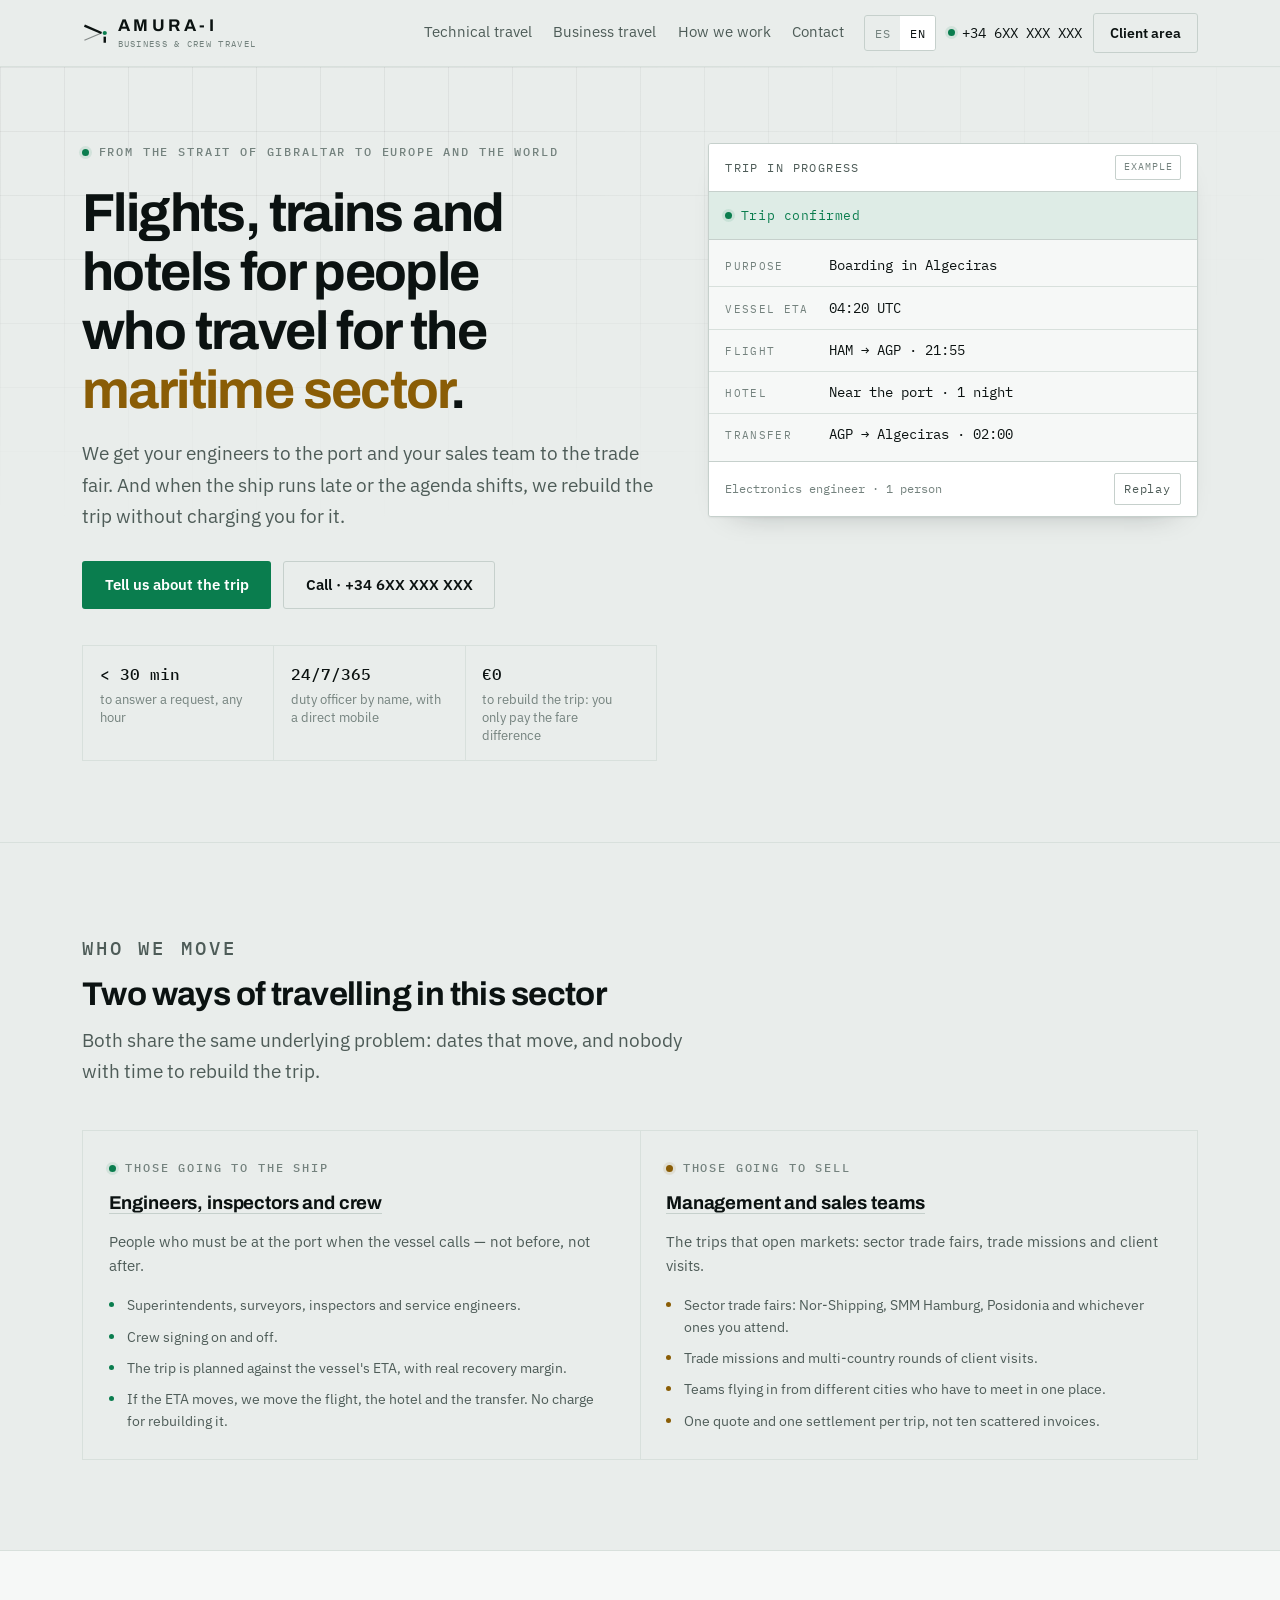
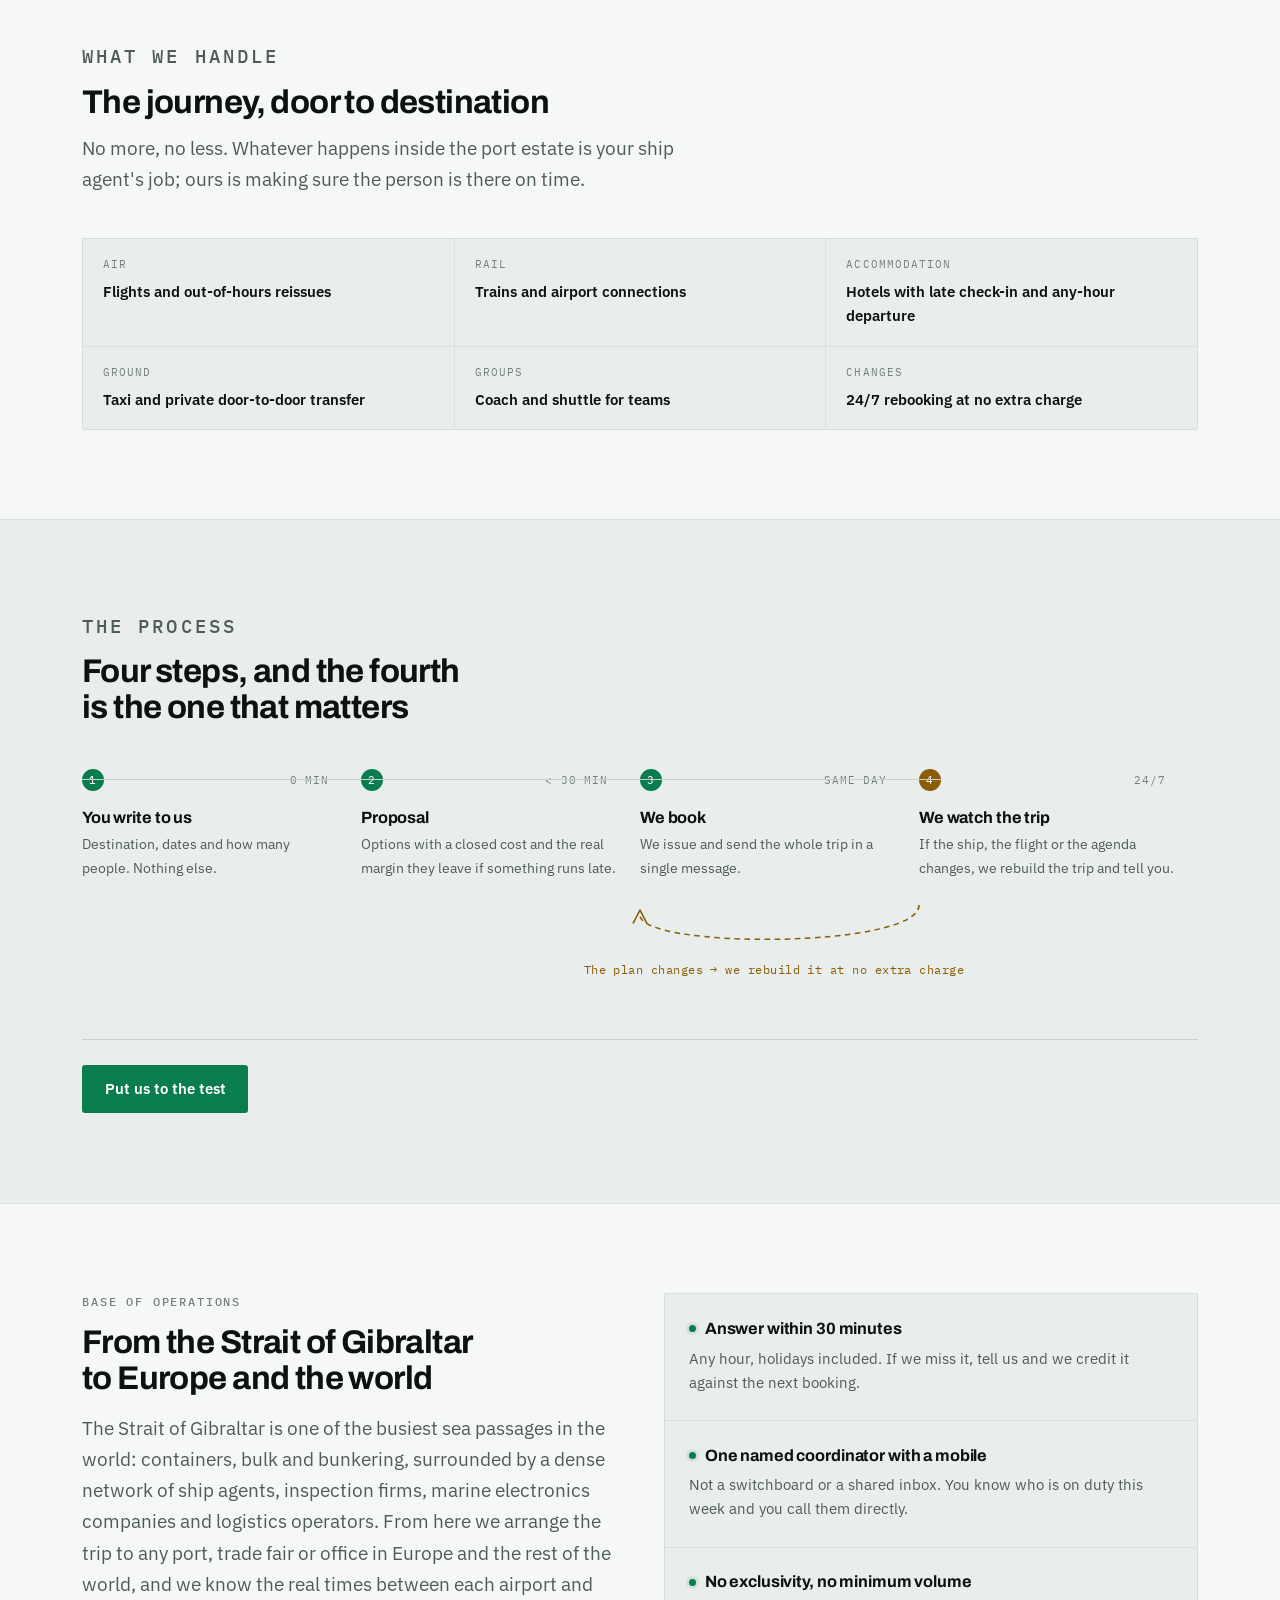
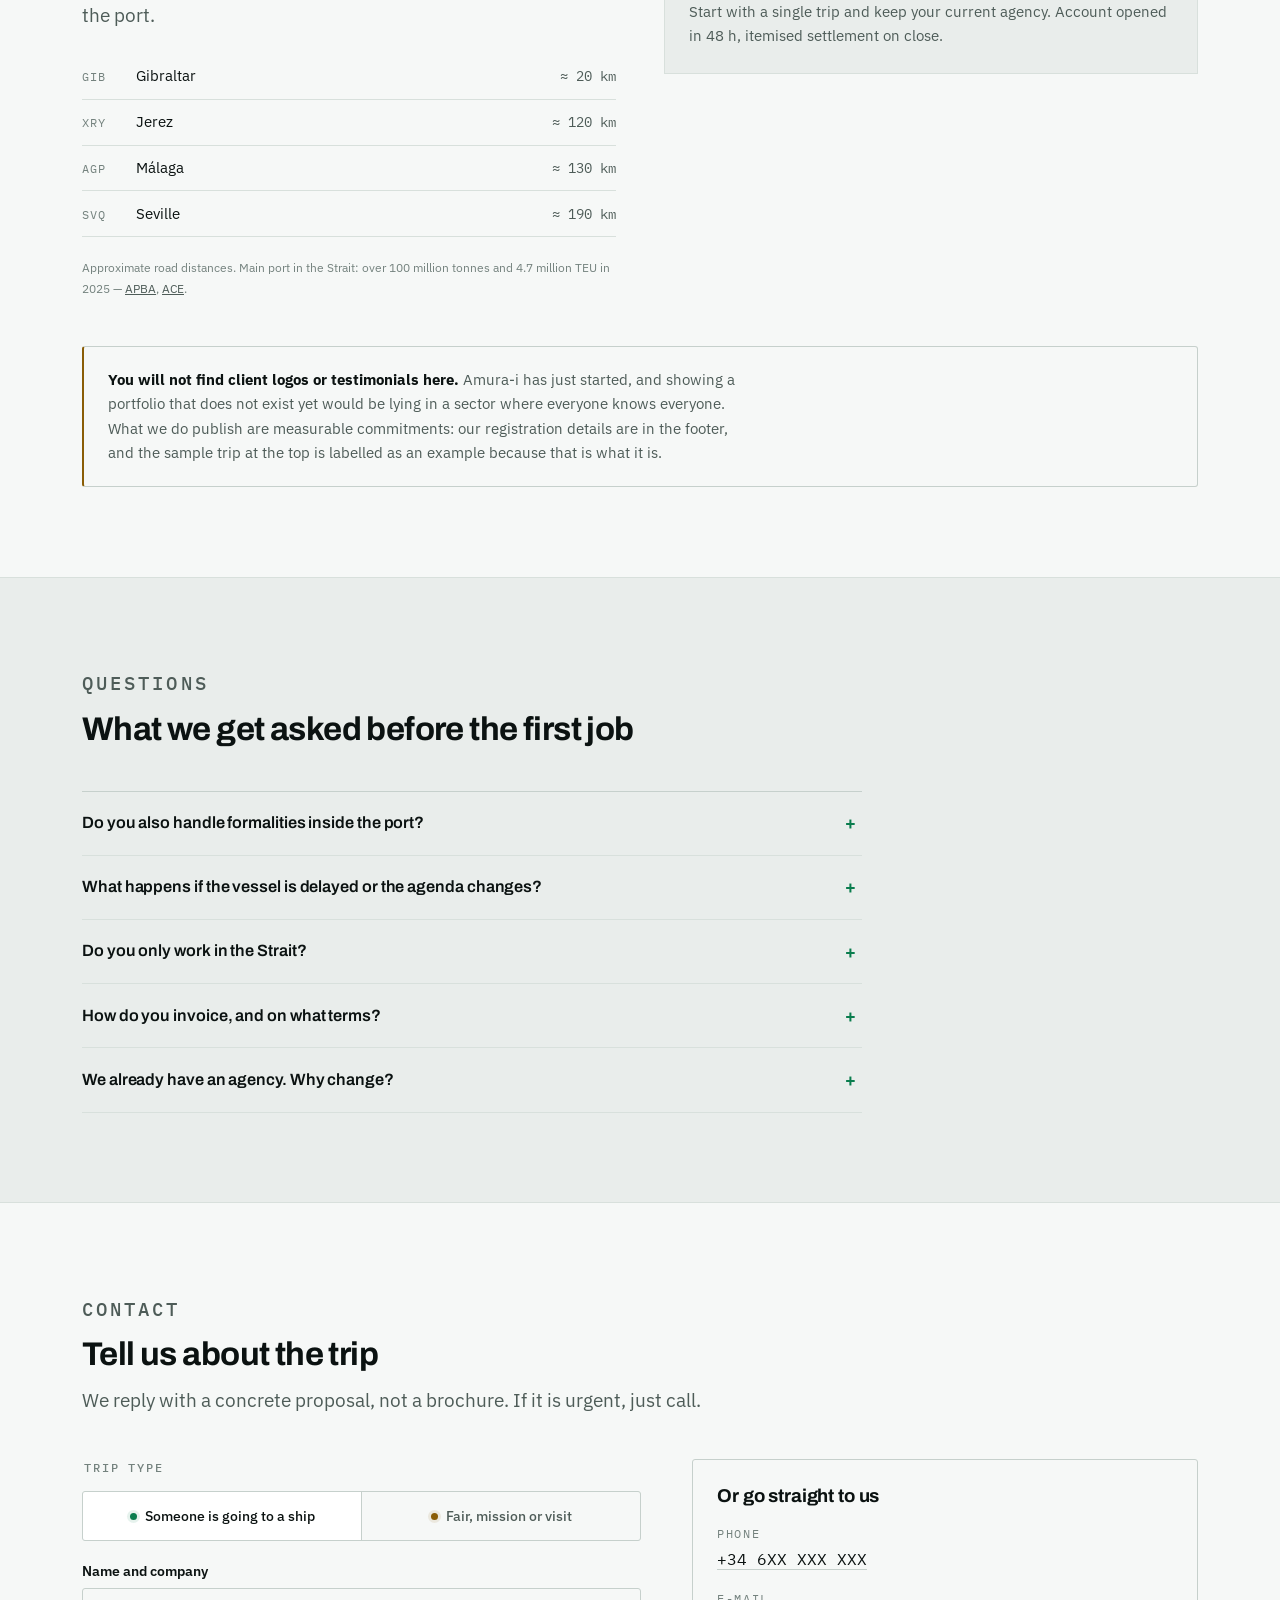
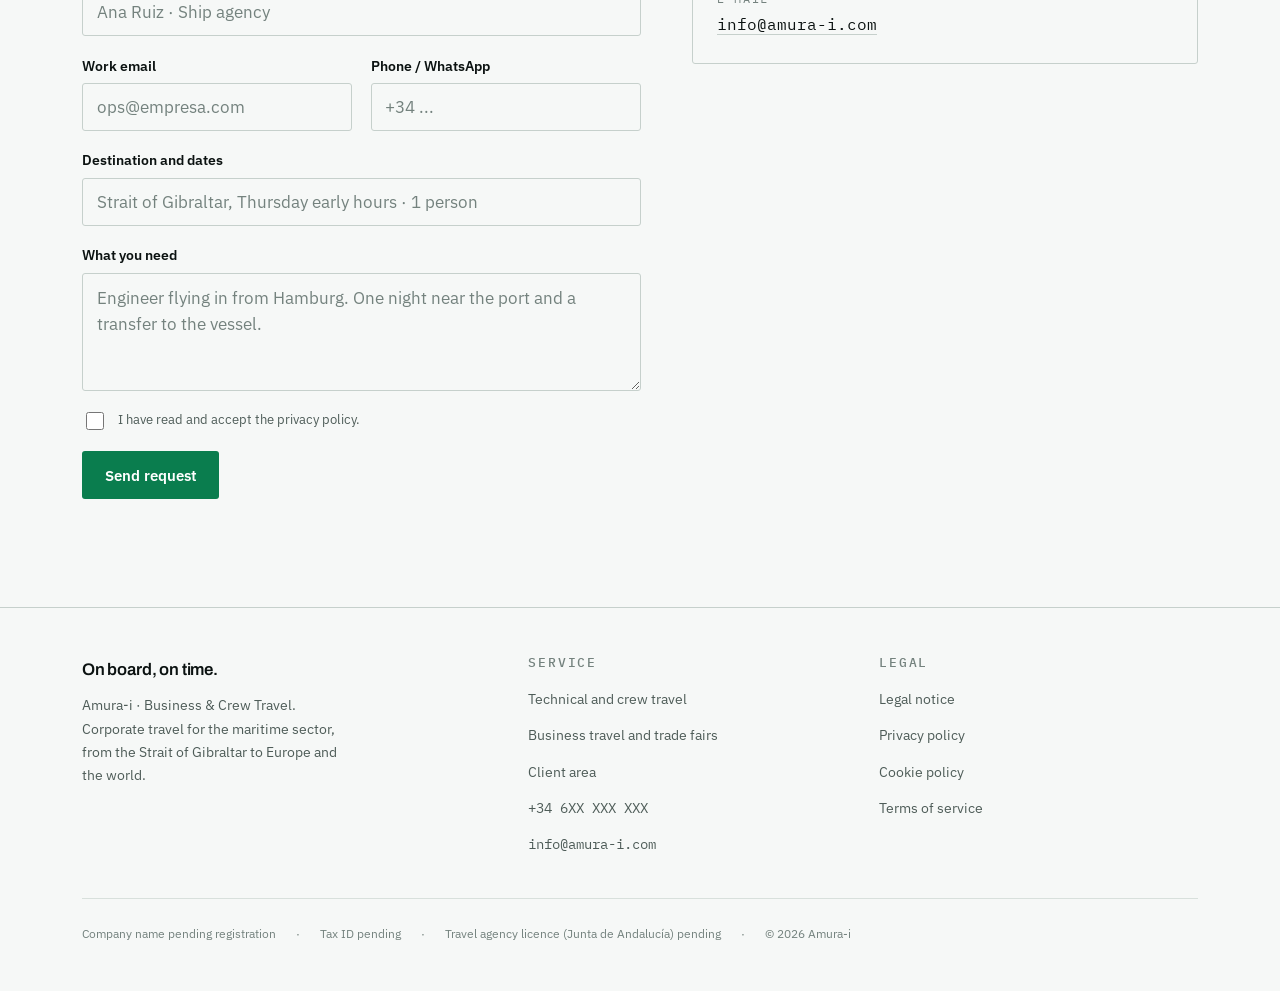
<file: index.html>
<!-- ARCHIVO GENERADO por tools/build.py. No editar a mano:
     los cambios se pierden en el siguiente build. Edita src/index.html -->
<!doctype html>
<html lang="es" data-lang="es">
<head>
<meta charset="utf-8">
<meta name="viewport" content="width=device-width, initial-scale=1">
<title>Amura-i · Business &amp; Crew Travel</title>
<meta name="description" content="Agencia de viajes de empresa para el sector marítimo, desde el Estrecho de Gibraltar al resto de Europa y del mundo. Vuelos, trenes, hoteles y traslados para técnicos que embarcan y para equipos comerciales que van a ferias. Guardia 24/7.">
<meta name="theme-color" content="#0B0F0E">
<meta property="og:type" content="website">
<meta property="og:title" content="Amura-i · Viajes de empresa para el sector marítimo · Del Estrecho de Gibraltar a Europa y al mundo">
<meta property="og:description" content="Vuelos, trenes, hoteles y traslados para quien viaja por el sector marítimo. Guardia 24/7 y sin recargo cuando el plan cambia.">
<meta property="og:locale" content="es_ES">
<link rel="preconnect" href="https://fonts.googleapis.com">
<link rel="preconnect" href="https://fonts.gstatic.com" crossorigin>
<link rel="stylesheet" href="https://fonts.googleapis.com/css2?family=Archivo:wght@500;600;700&family=IBM+Plex+Mono:wght@400;500&family=IBM+Plex+Sans:wght@400;500;600&display=swap">
<link rel="stylesheet" href="assets/css/styles.css">
<link rel="icon" href="data:image/svg+xml,%3Csvg xmlns='http://www.w3.org/2000/svg' viewBox='0 0 32 32'%3E%3Cpath d='M3 7 L24 16' stroke='%23E8EDEA' stroke-width='3' fill='none'/%3E%3Cpath d='M3 25 L24 16' stroke='%2393A19D' stroke-width='1.5' fill='none'/%3E%3Ccircle cx='28' cy='16' r='2.6' fill='%2317C37B'/%3E%3Cpath d='M28 20.5 L28 28' stroke='%23E8EDEA' stroke-width='3' fill='none'/%3E%3C/svg%3E">
</head>
<body data-page="home">

<a class="skip-link" href="#main" data-es="Saltar al contenido" data-en="Skip to content">Saltar al contenido</a>

<header class="header">
  <div class="wrap header__inner">
    <a class="brand" href="index.html">
      <svg class="brand__mark" viewBox="0 0 32 32" aria-hidden="true" focusable="false">
        <path d="M3 7 L24 16" stroke="currentColor" stroke-width="3" fill="none"/>
        <path d="M3 25 L24 16" stroke="currentColor" stroke-width="1.5" opacity=".45" fill="none"/>
        <circle cx="28" cy="16" r="2.6" fill="var(--green)"/>
        <path d="M28 20.5 L28 28" stroke="currentColor" stroke-width="3" fill="none"/>
      </svg>
      <span class="brand__text"><span class="brand__name">Amura-i</span><span class="brand__desc">Business &amp; Crew Travel</span></span>
    </a>

    <nav class="nav" aria-label="Principal">
      <a href="viajes-tecnicos.html" data-nav="tecnicos" data-es="Viajes técnicos" data-en="Technical travel">Viajes técnicos</a>
      <a href="viajes-comerciales.html" data-nav="comerciales" data-es="Viajes comerciales" data-en="Business travel">Viajes comerciales</a>
      <a href="index.html#proceso" data-es="Cómo trabajamos" data-en="How we work">Cómo trabajamos</a>
      <a href="index.html#contacto" data-es="Contacto" data-en="Contact">Contacto</a>
    </nav>

    <div class="header__actions">
      <div class="lang" role="group" aria-label="Idioma / Language">
        <button type="button" data-set-lang="es" aria-pressed="true">ES</button>
        <button type="button" data-set-lang="en" aria-pressed="false">EN</button>
      </div>
      <a class="header__phone" href="tel:+34600000000" data-es-al="Teléfono de guardia 24 horas" data-en-al="24-hour duty phone" aria-label="Teléfono de guardia 24 horas">
        <span class="dot" aria-hidden="true"></span>+34 6XX XXX XXX
      </a>
      <a class="btn btn--ghost btn--sm header__area" href="area-cliente.html" data-nav="area" data-es="Área de cliente" data-en="Client area">Área de cliente</a>
      <a class="btn btn--primary btn--sm header__quote" href="index.html#contacto" data-es="Presupuesto" data-en="Get a quote">Presupuesto</a>
    </div>
  </div>
</header>

<main id="main">
<span id="top"></span>

<!-- ============ HERO ============ -->
<section class="hero">
  <div class="wrap">
    <div class="hero__grid">

      <div>
        <p class="hero__eyebrow label">
          <span class="dot" aria-hidden="true"></span>
          <span data-es="Del Estrecho de Gibraltar a Europa y al mundo" data-en="From the Strait of Gibraltar to Europe and the world">Del Estrecho de Gibraltar a Europa y al mundo</span>
        </p>

        <h1 data-es="Vuelos, trenes y hoteles para quien viaja por el <em>sector marítimo</em>."
            data-en="Flights, trains and hotels for people who travel for the <em>maritime sector</em>.">Vuelos, trenes y hoteles para quien viaja por el <em>sector marítimo</em>.</h1>

        <p class="lead hero__lead"
           data-es="Llevamos a tus técnicos hasta el puerto y a tu equipo comercial hasta la feria. Y cuando el barco se retrasa o la agenda se mueve, rehacemos el viaje sin cobrarte la gestión."
           data-en="We get your engineers to the port and your sales team to the trade fair. And when the ship runs late or the agenda shifts, we rebuild the trip without charging you for it.">Llevamos a tus técnicos hasta el puerto y a tu equipo comercial hasta la feria. Y cuando el barco se retrasa o la agenda se mueve, rehacemos el viaje sin cobrarte la gestión.</p>

        <div class="hero__cta">
          <a class="btn btn--primary" href="#contacto" data-es="Cuéntanos el viaje" data-en="Tell us about the trip">Cuéntanos el viaje</a>
          <a class="btn btn--ghost" href="tel:+34600000000" data-es="Llamar · +34 6XX XXX XXX" data-en="Call · +34 6XX XXX XXX">Llamar · +34 6XX XXX XXX</a>
        </div>

        <dl class="stats">
          <div>
            <dt>&lt; 30 min</dt>
            <dd data-es="de respuesta a una petición, a cualquier hora" data-en="to answer a request, any hour">de respuesta a una petición, a cualquier hora</dd>
          </div>
          <div>
            <dt>24/7/365</dt>
            <dd data-es="guardia con persona nominal y móvil directo" data-en="duty officer by name, with a direct mobile">guardia con persona nominal y móvil directo</dd>
          </div>
          <div>
            <dt data-es="0 €" data-en="€0">0 €</dt>
            <dd data-es="de cargo por rehacer el viaje: solo la diferencia de tarifa" data-en="to rebuild the trip: you only pay the fare difference">de cargo por rehacer el viaje: solo la diferencia de tarifa</dd>
          </div>
        </dl>
      </div>

      <!-- Consola: el viaje rehaciéndose solo -->
      <div class="console" id="console">
        <div class="console__bar">
          <span class="console__title" data-es="Viaje en curso" data-en="Trip in progress">Viaje en curso</span>
          <span class="console__tag" data-es="Ejemplo" data-en="Example">Ejemplo</span>
        </div>

        <p class="console__status" id="consoleStatus" data-state="ok" role="status">
          <span class="dot" id="consoleDot" aria-hidden="true"></span>
          <span id="consoleStatusText" data-es="Viaje confirmado" data-en="Trip confirmed"><span class="cvs"><span class="cv cv--0-1">Viaje confirmado</span><span class="cv cv--1-5">El buque retrasa · +14 h</span><span class="cv cv--5-9">Viaje rehecho · 00:12</span></span></span>
        </p>

        <dl class="console__rows">
          <div class="console__row">
            <dt data-es="Motivo" data-en="Purpose">Motivo</dt>
            <dd data-es="Embarque en Algeciras" data-en="Boarding in Algeciras">Embarque en Algeciras</dd>
          </div>
          <div class="console__row console__row--s1" id="rowEta">
            <dt data-es="ETA buque" data-en="Vessel ETA">ETA buque</dt>
            <dd id="cellEta"><span class="cvs"><span class="cv cv--0-1">04:20 UTC</span><span class="cv cv--1-9"><s>04:20</s> 18:40 UTC</span></span></dd>
          </div>
          <div class="console__row console__row--s2" id="rowFlight">
            <dt data-es="Vuelo" data-en="Flight">Vuelo</dt>
            <dd id="cellFlight"><span class="cvs"><span class="cv cv--0-2">HAM → AGP · 21:55</span><span class="cv cv--2-9">HAM → AGP · 11:20</span></span></dd>
          </div>
          <div class="console__row console__row--s3" id="rowHotel">
            <dt data-es="Hotel" data-en="Hotel">Hotel</dt>
            <dd id="cellHotel" data-es="Junto al puerto · 1 noche" data-en="Near the port · 1 night"><span class="cvs"><span class="cv cv--0-3">Junto al puerto · 1 noche</span><span class="cv cv--3-9">Junto al puerto · 2 noches</span></span></dd>
          </div>
          <div class="console__row console__row--s4" id="rowTransfer">
            <dt data-es="Traslado" data-en="Transfer">Traslado</dt>
            <dd id="cellTransfer"><span class="cvs"><span class="cv cv--0-4">AGP → Algeciras · 02:00</span><span class="cv cv--4-9">AGP → Algeciras · 15:40</span></span></dd>
          </div>
        </dl>

        <div class="console__foot">
          <span id="consoleLog" data-es="Técnico de electrónica · 1 persona" data-en="Electronics engineer · 1 person"><span class="cvs"><span class="cv cv--0-1">Técnico de electrónica · 1 persona</span><span class="cv cv--1-2">Nuevo ETA recibido</span><span class="cv cv--2-3">Vuelo reprogramado</span><span class="cv cv--3-4">Noche adicional confirmada</span><span class="cv cv--4-5">Traslado reasignado</span><span class="cv cv--5-9">Rehecho sin cargo añadido</span></span></span>
          <button type="button" class="console__replay" id="consoleReplay" data-es="Repetir" data-en="Replay">Repetir</button>
        </div>
      </div>

    </div>
  </div>
</section>

<!-- ============ PARA QUIÉN ============ -->
<section class="section" id="publicos">
  <div class="wrap">
    <div class="section-head reveal">
      <p class="label" data-es="Para quién" data-en="Who we move">Para quién</p>
      <h2 data-es="Dos maneras de viajar en este sector" data-en="Two ways of travelling in this sector">Dos maneras de viajar en este sector</h2>
      <p data-es="Las dos tienen el mismo problema de fondo: fechas que se mueven y nadie con tiempo para rehacer el viaje."
         data-en="Both share the same underlying problem: dates that move, and nobody with time to rebuild the trip.">Las dos tienen el mismo problema de fondo: fechas que se mueven y nadie con tiempo para rehacer el viaje.</p>
    </div>

    <div class="services services--2 reveal">
      <article class="service">
        <p class="service__head"><span class="dot" aria-hidden="true"></span><span class="label" data-es="Quien va al barco" data-en="Those going to the ship">Quien va al barco</span></p>
        <h3><a class="service__link" href="viajes-tecnicos.html" data-es="Técnicos, inspectores y tripulación" data-en="Engineers, inspectors and crew">Técnicos, inspectores y tripulación</a></h3>
        <p data-es="Gente que tiene que estar en el puerto cuando el buque hace escala, no antes ni después."
           data-en="People who must be at the port when the vessel calls — not before, not after.">Gente que tiene que estar en el puerto cuando el buque hace escala, no antes ni después.</p>
        <ul>
          <li data-es="Superintendentes, surveyors, inspectores y técnicos de servicio." data-en="Superintendents, surveyors, inspectors and service engineers.">Superintendentes, surveyors, inspectores y técnicos de servicio.</li>
          <li data-es="Tripulantes que embarcan y desembarcan." data-en="Crew signing on and off.">Tripulantes que embarcan y desembarcan.</li>
          <li data-es="El viaje se planifica contra el ETA del buque, con margen real de recuperación." data-en="The trip is planned against the vessel's ETA, with real recovery margin.">El viaje se planifica contra el ETA del buque, con margen real de recuperación.</li>
          <li data-es="Si el ETA se mueve, movemos vuelo, hotel y traslado. Sin cargo por rehacerlo." data-en="If the ETA moves, we move the flight, the hotel and the transfer. No charge for rebuilding it.">Si el ETA se mueve, movemos vuelo, hotel y traslado. Sin cargo por rehacerlo.</li>
        </ul>
      </article>

      <article class="service service--amber">
        <p class="service__head"><span class="dot dot--amber" aria-hidden="true"></span><span class="label" data-es="Quien va a vender" data-en="Those going to sell">Quien va a vender</span></p>
        <h3><a class="service__link" href="viajes-comerciales.html" data-es="Dirección y equipo comercial" data-en="Management and sales teams">Dirección y equipo comercial</a></h3>
        <p data-es="Los viajes que abren mercado: ferias del sector, misiones comerciales y visitas a clientes."
           data-en="The trips that open markets: sector trade fairs, trade missions and client visits.">Los viajes que abren mercado: ferias del sector, misiones comerciales y visitas a clientes.</p>
        <ul>
          <li data-es="Ferias del sector: Nor-Shipping, SMM Hamburgo, Posidonia y las que os toquen." data-en="Sector trade fairs: Nor-Shipping, SMM Hamburg, Posidonia and whichever ones you attend.">Ferias del sector: Nor-Shipping, SMM Hamburgo, Posidonia y las que os toquen.</li>
          <li data-es="Misiones comerciales y rondas de visitas a clientes en varios países." data-en="Trade missions and multi-country rounds of client visits.">Misiones comerciales y rondas de visitas a clientes en varios países.</li>
          <li data-es="Equipos que salen desde ciudades distintas y tienen que coincidir." data-en="Teams flying in from different cities who have to meet in one place.">Equipos que salen desde ciudades distintas y tienen que coincidir.</li>
          <li data-es="Un único presupuesto y una única liquidación por viaje, no diez facturas sueltas." data-en="One quote and one settlement per trip, not ten scattered invoices.">Un único presupuesto y una única liquidación por viaje, no diez facturas sueltas.</li>
        </ul>
      </article>
    </div>
  </div>
</section>

<!-- ============ QUÉ GESTIONAMOS ============ -->
<section class="section section--sunk" id="servicios">
  <div class="wrap">
    <div class="section-head reveal">
      <p class="label" data-es="Qué gestionamos" data-en="What we handle">Qué gestionamos</p>
      <h2 data-es="El viaje, de puerta a destino" data-en="The journey, door to destination">El viaje, de puerta a destino</h2>
      <p data-es="Nada más y nada menos. Lo que ocurre dentro del recinto portuario lo coordina tu consignataria; nosotros nos ocupamos de que la persona esté allí a tiempo."
         data-en="No more, no less. Whatever happens inside the port estate is your ship agent's job; ours is making sure the person is there on time.">Nada más y nada menos. Lo que ocurre dentro del recinto portuario lo coordina tu consignataria; nosotros nos ocupamos de que la persona esté allí a tiempo.</p>
    </div>

    <div class="caps reveal">
      <div class="cap"><span data-es="Aéreo" data-en="Air">Aéreo</span><strong data-es="Vuelos y reemisiones fuera de horario" data-en="Flights and out-of-hours reissues">Vuelos y reemisiones fuera de horario</strong></div>
      <div class="cap"><span data-es="Ferroviario" data-en="Rail">Ferroviario</span><strong data-es="Trenes y enlaces con el aeropuerto" data-en="Trains and airport connections">Trenes y enlaces con el aeropuerto</strong></div>
      <div class="cap"><span data-es="Alojamiento" data-en="Accommodation">Alojamiento</span><strong data-es="Hoteles con check-in tardío y salida a cualquier hora" data-en="Hotels with late check-in and any-hour departure">Hoteles con check-in tardío y salida a cualquier hora</strong></div>
      <div class="cap"><span data-es="Terrestre" data-en="Ground">Terrestre</span><strong data-es="Taxi y traslado privado puerta a puerta" data-en="Taxi and private door-to-door transfer">Taxi y traslado privado puerta a puerta</strong></div>
      <div class="cap"><span data-es="Grupos" data-en="Groups">Grupos</span><strong data-es="Autobús y shuttle para equipos" data-en="Coach and shuttle for teams">Autobús y shuttle para equipos</strong></div>
      <div class="cap"><span data-es="Cambios" data-en="Changes">Cambios</span><strong data-es="Reprogramación 24/7 sin cargo añadido" data-en="24/7 rebooking at no extra charge">Reprogramación 24/7 sin cargo añadido</strong></div>
    </div>
  </div>
</section>

<!-- ============ PROCESO ============ -->
<section class="section" id="proceso">
  <div class="wrap">
    <div class="section-head reveal">
      <p class="label" data-es="El proceso" data-en="The process">El proceso</p>
      <h2 data-es="Cuatro pasos, y el cuarto es el que importa" data-en="Four steps, and the fourth is the one that matters">Cuatro pasos, y el cuarto es el que importa</h2>
    </div>

    <div class="flow reveal">
      <div class="flow__track flow__track--4">
        <div class="step" data-signal="green">
          <p class="step__node"><span class="step__num mono">1</span><span class="step__time">0 min</span></p>
          <h3 data-es="Nos escribes" data-en="You write to us">Nos escribes</h3>
          <p data-es="Destino, fechas y cuántas personas. Nada más." data-en="Destination, dates and how many people. Nothing else.">Destino, fechas y cuántas personas. Nada más.</p>
        </div>
        <div class="step" data-signal="green">
          <p class="step__node"><span class="step__num mono">2</span><span class="step__time">&lt; 30 min</span></p>
          <h3 data-es="Propuesta" data-en="Proposal">Propuesta</h3>
          <p data-es="Opciones con coste cerrado y el margen real que dejan si algo se retrasa." data-en="Options with a closed cost and the real margin they leave if something runs late.">Opciones con coste cerrado y el margen real que dejan si algo se retrasa.</p>
        </div>
        <div class="step" data-signal="green">
          <p class="step__node"><span class="step__num mono">3</span><span class="step__time" data-es="Mismo día" data-en="Same day">Mismo día</span></p>
          <h3 data-es="Reservamos" data-en="We book">Reservamos</h3>
          <p data-es="Emitimos y te mandamos todo el viaje en un solo mensaje." data-en="We issue and send the whole trip in a single message.">Emitimos y te mandamos todo el viaje en un solo mensaje.</p>
        </div>
        <div class="step" data-signal="amber">
          <p class="step__node"><span class="step__num mono">4</span><span class="step__time">24/7</span></p>
          <h3 data-es="Seguimos el viaje" data-en="We watch the trip">Seguimos el viaje</h3>
          <p data-es="Si cambia el barco, el vuelo o la agenda, rehacemos el viaje y te avisamos." data-en="If the ship, the flight or the agenda changes, we rebuild the trip and tell you.">Si cambia el barco, el vuelo o la agenda, rehacemos el viaje y te avisamos.</p>
        </div>
      </div>

      <!-- El bucle es el argumento de venta, dibujado -->
      <div class="flow__loop" aria-hidden="true">
        <svg viewBox="0 0 1000 62" preserveAspectRatio="none" fill="none">
          <path d="M750 0 C750 44, 500 44, 500 10" stroke="var(--amber)" stroke-width="1.5" stroke-dasharray="5 4"/>
          <path d="M494 18 L500 5 L506 18" stroke="var(--amber)" stroke-width="1.5" stroke-linecap="round" stroke-linejoin="round"/>
        </svg>
        <span class="flow__loop-label" data-es="El plan cambia → lo rehacemos sin cargo añadido" data-en="The plan changes → we rebuild it at no extra charge">El plan cambia → lo rehacemos sin cargo añadido</span>
      </div>

      <p class="flow__loop-mobile" data-es="↻ El plan cambia → volvemos al paso 3 y lo rehacemos sin cargo añadido."
         data-en="↻ The plan changes → back to step 3, rebuilt at no extra charge.">↻ El plan cambia → volvemos al paso 3 y lo rehacemos sin cargo añadido.</p>

      <div class="flow__close">
        <a class="btn btn--primary" href="#contacto" data-es="Ponnos a prueba" data-en="Put us to the test">Ponnos a prueba</a>
      </div>
    </div>
  </div>
</section>

<!-- ============ ESTRECHO + COMPROMISOS ============ -->
<section class="section section--sunk" id="estrecho">
  <div class="wrap">
    <div class="port">
      <div class="reveal">
        <p class="label" style="margin-bottom:.75rem" data-es="Base de operaciones" data-en="Base of operations">Base de operaciones</p>
        <h2 data-es="Desde el Estrecho de Gibraltar, a Europa y al mundo" data-en="From the Strait of Gibraltar to Europe and the world">Desde el Estrecho de Gibraltar, a Europa y al mundo</h2>
        <p class="lead" style="margin-top:1rem"
           data-es="El Estrecho de Gibraltar es uno de los pasos marítimos con más tráfico del mundo: contenedores, graneles y bunkering, y alrededor un tejido de consignatarias, inspectoras, empresas de electrónica naval y logística. Desde aquí organizamos el viaje a cualquier puerto, feria u oficina de Europa y del resto del mundo, y conocemos los tiempos reales entre cada aeropuerto y el puerto."
           data-en="The Strait of Gibraltar is one of the busiest sea passages in the world: containers, bulk and bunkering, surrounded by a dense network of ship agents, inspection firms, marine electronics companies and logistics operators. From here we arrange the trip to any port, trade fair or office in Europe and the rest of the world, and we know the real times between each airport and the port.">El Estrecho de Gibraltar es uno de los pasos marítimos con más tráfico del mundo: contenedores, graneles y bunkering, y alrededor un tejido de consignatarias, inspectoras, empresas de electrónica naval y logística. Desde aquí organizamos el viaje a cualquier puerto, feria u oficina de Europa y del resto del mundo, y conocemos los tiempos reales entre cada aeropuerto y el puerto.</p>

        <ul class="airports">
          <li><span class="code">GIB</span><span>Gibraltar</span><span class="km">≈ 20 km</span></li>
          <li><span class="code">XRY</span><span>Jerez</span><span class="km">≈ 120 km</span></li>
          <li><span class="code">AGP</span><span data-es="Málaga" data-en="Málaga">Málaga</span><span class="km">≈ 130 km</span></li>
          <li><span class="code">SVQ</span><span data-es="Sevilla" data-en="Seville">Sevilla</span><span class="km">≈ 190 km</span></li>
        </ul>
        <p class="source-note">
          <span data-es="Distancias por carretera aproximadas. Principal puerto del Estrecho: más de 100 millones de toneladas y 4,7 millones de TEU en 2025 —"
                data-en="Approximate road distances. Main port in the Strait: over 100 million tonnes and 4.7 million TEU in 2025 —">Distancias por carretera aproximadas. Principal puerto del Estrecho: más de 100 millones de toneladas y 4,7 millones de TEU en 2025 —</span>
          <a href="https://www.apba.es/noticias/trficos-2025-una-dcada-superando-los-100-millones-de-toneladas-anuales" rel="noopener">APBA</a>,
          <a href="https://www.ace-cargadores.com/2026/02/02/puertos-espanoles-2025-los-mas/" rel="noopener">ACE</a>.
        </p>
      </div>

      <div class="reveal">
        <div class="pledges pledges--stack">
          <article class="pledge">
            <h3><span class="dot" aria-hidden="true"></span><span data-es="Respuesta en menos de 30 minutos" data-en="Answer within 30 minutes">Respuesta en menos de 30 minutos</span></h3>
            <p data-es="A cualquier hora, festivos incluidos. Si no llegamos, lo dices y te lo descontamos de la siguiente gestión." data-en="Any hour, holidays included. If we miss it, tell us and we credit it against the next booking.">A cualquier hora, festivos incluidos. Si no llegamos, lo dices y te lo descontamos de la siguiente gestión.</p>
          </article>
          <article class="pledge">
            <h3><span class="dot" aria-hidden="true"></span><span data-es="Un gestor con nombre y móvil" data-en="One named coordinator with a mobile">Un gestor con nombre y móvil</span></h3>
            <p data-es="No una centralita ni un buzón compartido. Sabes quién está de guardia esta semana y le llamas directamente." data-en="Not a switchboard or a shared inbox. You know who is on duty this week and you call them directly.">No una centralita ni un buzón compartido. Sabes quién está de guardia esta semana y le llamas directamente.</p>
          </article>
          <article class="pledge">
            <h3><span class="dot" aria-hidden="true"></span><span data-es="Sin exclusividad ni volumen mínimo" data-en="No exclusivity, no minimum volume">Sin exclusividad ni volumen mínimo</span></h3>
            <p data-es="Empieza por un solo viaje, con tu agencia actual intacta. Alta de cuenta en 48 h y liquidación desglosada al cerrar." data-en="Start with a single trip and keep your current agency. Account opened in 48 h, itemised settlement on close.">Empieza por un solo viaje, con tu agencia actual intacta. Alta de cuenta en 48 h y liquidación desglosada al cerrar.</p>
          </article>
        </div>
      </div>
    </div>

    <div class="honesty reveal">
      <p data-es="<strong>No vas a encontrar aquí logos de clientes ni testimonios.</strong> Amura-i acaba de arrancar y presentar una cartera que todavía no existe sería mentir en un sector donde todo el mundo se conoce. Lo que sí publicamos son compromisos medibles: los datos registrales están en el pie de página, y el ejemplo de viaje del inicio está marcado como ejemplo porque lo es."
         data-en="<strong>You will not find client logos or testimonials here.</strong> Amura-i has just started, and showing a portfolio that does not exist yet would be lying in a sector where everyone knows everyone. What we do publish are measurable commitments: our registration details are in the footer, and the sample trip at the top is labelled as an example because that is what it is."><strong>No vas a encontrar aquí logos de clientes ni testimonios.</strong> Amura-i acaba de arrancar y presentar una cartera que todavía no existe sería mentir en un sector donde todo el mundo se conoce. Lo que sí publicamos son compromisos medibles: los datos registrales están en el pie de página, y el ejemplo de viaje del inicio está marcado como ejemplo porque lo es.</p>
    </div>
  </div>
</section>

<!-- ============ FAQ ============ -->
<section class="section" id="faq">
  <div class="wrap">
    <div class="section-head reveal">
      <p class="label" data-es="Preguntas" data-en="Questions">Preguntas</p>
      <h2 data-es="Lo que nos preguntan antes de probarnos" data-en="What we get asked before the first job">Lo que nos preguntan antes de probarnos</h2>
    </div>

    <div class="faq reveal">
      <details>
        <summary data-es="¿Gestionáis también los trámites dentro del puerto?" data-en="Do you also handle formalities inside the port?">¿Gestionáis también los trámites dentro del puerto?</summary>
        <p data-es="Hoy no, y preferimos decirlo claro. Nos ocupamos del viaje hasta el destino: vuelo, tren, hotel y traslado. Los pases de acceso, el traslado a bordo y la coordinación dentro del recinto portuario los lleva tu consignataria, que es quien ya tiene esa relación." data-en="Not today, and we would rather say so plainly. We handle the journey up to the destination: flight, train, hotel and transfer. Access passes, the transfer on board and coordination inside the port estate are handled by your ship agent, who already has that relationship.">Hoy no, y preferimos decirlo claro. Nos ocupamos del viaje hasta el destino: vuelo, tren, hotel y traslado. Los pases de acceso, el traslado a bordo y la coordinación dentro del recinto portuario los lleva tu consignataria, que es quien ya tiene esa relación.</p>
      </details>
      <details>
        <summary data-es="¿Qué pasa si el buque se retrasa o cambia la agenda?" data-en="What happens if the vessel is delayed or the agenda changes?">¿Qué pasa si el buque se retrasa o cambia la agenda?</summary>
        <p data-es="Es el escenario normal, no la excepción. En cuanto hay cambio proponemos la reprogramación de vuelo, hotel y traslado con el coste asociado a la vista. Tú decides, nosotros ejecutamos, y no te cobramos por rehacerlo: solo la diferencia de tarifa, si la hay." data-en="That is the normal scenario, not the exception. As soon as something moves we propose the new flight, hotel and transfer with the associated cost visible. You decide, we execute, and we do not charge you for rebuilding it: only the fare difference, if there is one.">Es el escenario normal, no la excepción. En cuanto hay cambio proponemos la reprogramación de vuelo, hotel y traslado con el coste asociado a la vista. Tú decides, nosotros ejecutamos, y no te cobramos por rehacerlo: solo la diferencia de tarifa, si la hay.</p>
      </details>
      <details>
        <summary data-es="¿Trabajáis sólo en el Estrecho?" data-en="Do you only work in the Strait?">¿Trabajáis sólo en el Estrecho?</summary>
        <p data-es="Nuestra base está en el Estrecho de Gibraltar, pero el viaje puede ir a cualquier sitio de Europa y del mundo: una feria en Hamburgo, una misión comercial en Grecia o una ronda de visitas por el norte de Europa. El destino es indiferente; el interlocutor siempre somos nosotros." data-en="Our base is the Strait of Gibraltar, but the trip can go anywhere in Europe and the world: a trade fair in Hamburg, a trade mission in Greece or a round of client visits across northern Europe. The destination is irrelevant; the point of contact is always us.">Nuestra base está en el Estrecho de Gibraltar, pero el viaje puede ir a cualquier sitio de Europa y del mundo: una feria en Hamburgo, una misión comercial en Grecia o una ronda de visitas por el norte de Europa. El destino es indiferente; el interlocutor siempre somos nosotros.</p>
      </details>
      <details>
        <summary data-es="¿Cómo facturáis y con qué condiciones?" data-en="How do you invoice, and on what terms?">¿Cómo facturáis y con qué condiciones?</summary>
        <p data-es="Presupuesto cerrado antes de emitir, con una línea por epígrafe a su PVP: vuelo, tren, hotel, traslado. No hay partida de gestión aparte. Las condiciones de pago se acuerdan por escrito al abrir cuenta de empresa; para clientes nuevos podemos empezar viaje a viaje." data-en="A closed quote before we issue anything, with one line per item at its retail price: flight, train, hotel, transfer. There is no separate handling fee. Payment terms are agreed in writing when the company account is opened; new clients can start trip by trip.">Presupuesto cerrado antes de emitir, con una línea por epígrafe a su PVP: vuelo, tren, hotel, traslado. No hay partida de gestión aparte. Las condiciones de pago se acuerdan por escrito al abrir cuenta de empresa; para clientes nuevos podemos empezar viaje a viaje.</p>
      </details>
      <details>
        <summary data-es="Ya tenemos agencia. ¿Por qué cambiar?" data-en="We already have an agency. Why change?">Ya tenemos agencia. ¿Por qué cambiar?</summary>
        <p data-es="No te pedimos que cambies. Te pedimos un viaje. Sin exclusividad, sin volumen mínimo y con tu agencia actual intacta para todo lo demás: si en ese viaje no notas la diferencia, no hay nada que discutir." data-en="We are not asking you to switch. We are asking for one trip. No exclusivity, no minimum volume, your current agency untouched for everything else: if you do not see the difference on that one trip, there is nothing to discuss.">No te pedimos que cambies. Te pedimos un viaje. Sin exclusividad, sin volumen mínimo y con tu agencia actual intacta para todo lo demás: si en ese viaje no notas la diferencia, no hay nada que discutir.</p>
      </details>
    </div>
  </div>
</section>

<!-- ============ CONTACTO ============ -->
<section class="section section--sunk" id="contacto">
  <div class="wrap">
    <div class="section-head reveal">
      <p class="label" data-es="Contacto" data-en="Contact">Contacto</p>
      <h2 data-es="Cuéntanos el viaje" data-en="Tell us about the trip">Cuéntanos el viaje</h2>
      <p data-es="Respondemos con una propuesta concreta, no con un catálogo. Si corre prisa, llama directamente."
         data-en="We reply with a concrete proposal, not a brochure. If it is urgent, just call.">Respondemos con una propuesta concreta, no con un catálogo. Si corre prisa, llama directamente.</p>
    </div>

    <div class="contact">
      <!-- Para activar los envíos: sustituir la acción por el endpoint de Web3Forms/Formspree
           y añadir <input type="hidden" name="access_key" value="..."> -->
      <form class="form reveal" id="briefForm" novalidate>
        <fieldset style="border:0;padding:0;margin:0" class="form">
          <legend class="label" style="margin-bottom:.85rem" data-es="Tipo de viaje" data-en="Trip type">Tipo de viaje</legend>
          <div class="urgency">
            <input type="radio" id="tripShip" name="tipo" value="viaje-a-buque" checked>
            <label for="tripShip"><span class="dot" aria-hidden="true"></span><span data-es="Alguien va a un buque" data-en="Someone is going to a ship">Alguien va a un buque</span></label>
            <input type="radio" id="tripBiz" name="tipo" value="viaje-comercial">
            <label for="tripBiz"><span class="dot dot--amber" aria-hidden="true"></span><span data-es="Feria, misión o visita" data-en="Fair, mission or visit">Feria, misión o visita</span></label>
          </div>
        </fieldset>

        <div class="field">
          <label for="fName" data-es="Nombre y empresa" data-en="Name and company">Nombre y empresa</label>
          <input id="fName" name="nombre_empresa" type="text" required autocomplete="organization"
                 placeholder="Ana Ruiz · Consignataria" data-es-ph="Ana Ruiz · Consignataria" data-en-ph="Ana Ruiz · Ship agency">
        </div>

        <div class="field-row">
          <div class="field">
            <label for="fMail" data-es="Email corporativo" data-en="Work email">Email corporativo</label>
            <input id="fMail" name="email" type="email" required autocomplete="email" placeholder="ops@empresa.com">
          </div>
          <div class="field">
            <label for="fTel" data-es="Teléfono / WhatsApp" data-en="Phone / WhatsApp">Teléfono / WhatsApp
              <span class="hint" data-es="Para llamarte si algo cambia." data-en="So we can call you if something changes.">Para llamarte si algo cambia.</span>
            </label>
            <input id="fTel" name="telefono" type="tel" required inputmode="tel" autocomplete="tel" placeholder="+34 ...">
          </div>
        </div>

        <div class="field">
          <label for="fTrip" data-es="Destino y fechas" data-en="Destination and dates">Destino y fechas
            <span class="hint" data-es="Aproximadas está bien. Sabemos que se mueven." data-en="Approximate is fine. We know they move.">Aproximadas está bien. Sabemos que se mueven.</span>
          </label>
          <input id="fTrip" name="destino_fechas" type="text" required
                 placeholder="Estrecho de Gibraltar, jueves madrugada · 1 persona"
                 data-es-ph="Estrecho de Gibraltar, jueves madrugada · 1 persona"
                 data-en-ph="Strait of Gibraltar, Thursday early hours · 1 person">
        </div>

        <div class="field">
          <label for="fMsg" data-es="Qué necesitas" data-en="What you need">Qué necesitas</label>
          <textarea id="fMsg" name="mensaje" required
                    placeholder="Técnico volando desde Hamburgo. Hotel una noche junto al puerto y traslado al buque."
                    data-es-ph="Técnico volando desde Hamburgo. Hotel una noche junto al puerto y traslado al buque."
                    data-en-ph="Engineer flying in from Hamburg. One night near the port and a transfer to the vessel."></textarea>
        </div>

        <label class="consent">
          <input type="checkbox" id="fConsent" required>
          <span data-es="He leído y acepto la política de privacidad." data-en="I have read and accept the privacy policy.">He leído y acepto la política de privacidad.</span>
        </label>

        <div>
          <button class="btn btn--primary" type="submit" data-es="Enviar consulta" data-en="Send request">Enviar consulta</button>
        </div>

        <p class="form__note" id="formStatus" role="status" aria-live="polite"></p>
      </form>

      <aside class="direct reveal">
        <h3 data-es="O directamente" data-en="Or go straight to us">O directamente</h3>
        <dl>
          <div>
            <dt data-es="Teléfono" data-en="Phone">Teléfono</dt>
            <dd><a class="mono" href="tel:+34600000000">+34 6XX XXX XXX</a></dd>
          </div>
          <div>
            <dt>E-Mail</dt>
            <dd><a class="mono" href="mailto:info@amura-i.com">info@amura-i.com</a></dd>
          </div>
        </dl>
      </aside>
    </div>
  </div>
</section>

</main>

<footer class="footer">
  <div class="wrap">
    <div class="footer__grid">
      <div>
        <p class="footer__tagline" >On board, on time.</p>
        <p style="color:var(--ink-2);font-size:.9rem;max-width:34ch"
           data-es="Amura-i · Business &amp; Crew Travel. Viajes de empresa para el sector marítimo, desde el Estrecho de Gibraltar a Europa y al mundo."
           data-en="Amura-i · Business &amp; Crew Travel. Corporate travel for the maritime sector, from the Strait of Gibraltar to Europe and the world.">Amura-i · Business &amp; Crew Travel. Viajes de empresa para el sector marítimo, desde el Estrecho de Gibraltar a Europa y al mundo.</p>
      </div>
      <div>
        <h4 data-es="Servicio" data-en="Service">Servicio</h4>
        <ul>
          <li><a href="viajes-tecnicos.html" data-es="Viajes técnicos y de tripulación" data-en="Technical and crew travel">Viajes técnicos y de tripulación</a></li>
          <li><a href="viajes-comerciales.html" data-es="Viajes comerciales y ferias" data-en="Business travel and trade fairs">Viajes comerciales y ferias</a></li>
          <li><a href="area-cliente.html" data-es="Área de cliente" data-en="Client area">Área de cliente</a></li>
          <li><a class="mono" href="tel:+34600000000">+34 6XX XXX XXX</a></li>
          <li><a class="mono" href="mailto:info@amura-i.com">info@amura-i.com</a></li>
        </ul>
      </div>
      <div>
        <h4 data-es="Legal" data-en="Legal">Legal</h4>
        <ul>
          <li><a href="#" data-es="Aviso legal" data-en="Legal notice">Aviso legal</a></li>
          <li><a href="#" data-es="Política de privacidad" data-en="Privacy policy">Política de privacidad</a></li>
          <li><a href="#" data-es="Política de cookies" data-en="Cookie policy">Política de cookies</a></li>
          <li><a href="#" data-es="Condiciones de contratación" data-en="Terms of service">Condiciones de contratación</a></li>
        </ul>
      </div>
    </div>

    <p class="footer__legal">
      <span data-es="Denominación social pendiente de alta" data-en="Company name pending registration">Denominación social pendiente de alta</span>
      <span>·</span>
      <span data-es="CIF pendiente" data-en="Tax ID pending">CIF pendiente</span>
      <span>·</span>
      <span data-es="Registro de agencia de viajes (Junta de Andalucía) pendiente" data-en="Travel agency licence (Junta de Andalucía) pending">Registro de agencia de viajes (Junta de Andalucía) pendiente</span>
      <span>·</span>
      <span>© <span id="year">2026</span> Amura-i</span>
    </p>
  </div>
</footer>

<nav class="dockbar" aria-label="Contacto rápido">
  <a href="tel:+34600000000" class="is-primary"><span data-es="Llamar" data-en="Call">Llamar</span></a>
  <a href="index.html#contacto"><span data-es="Escribir" data-en="Write">Escribir</span></a>
</nav>

<script src="assets/js/main.js"></script>
</body>
</html>
</file>
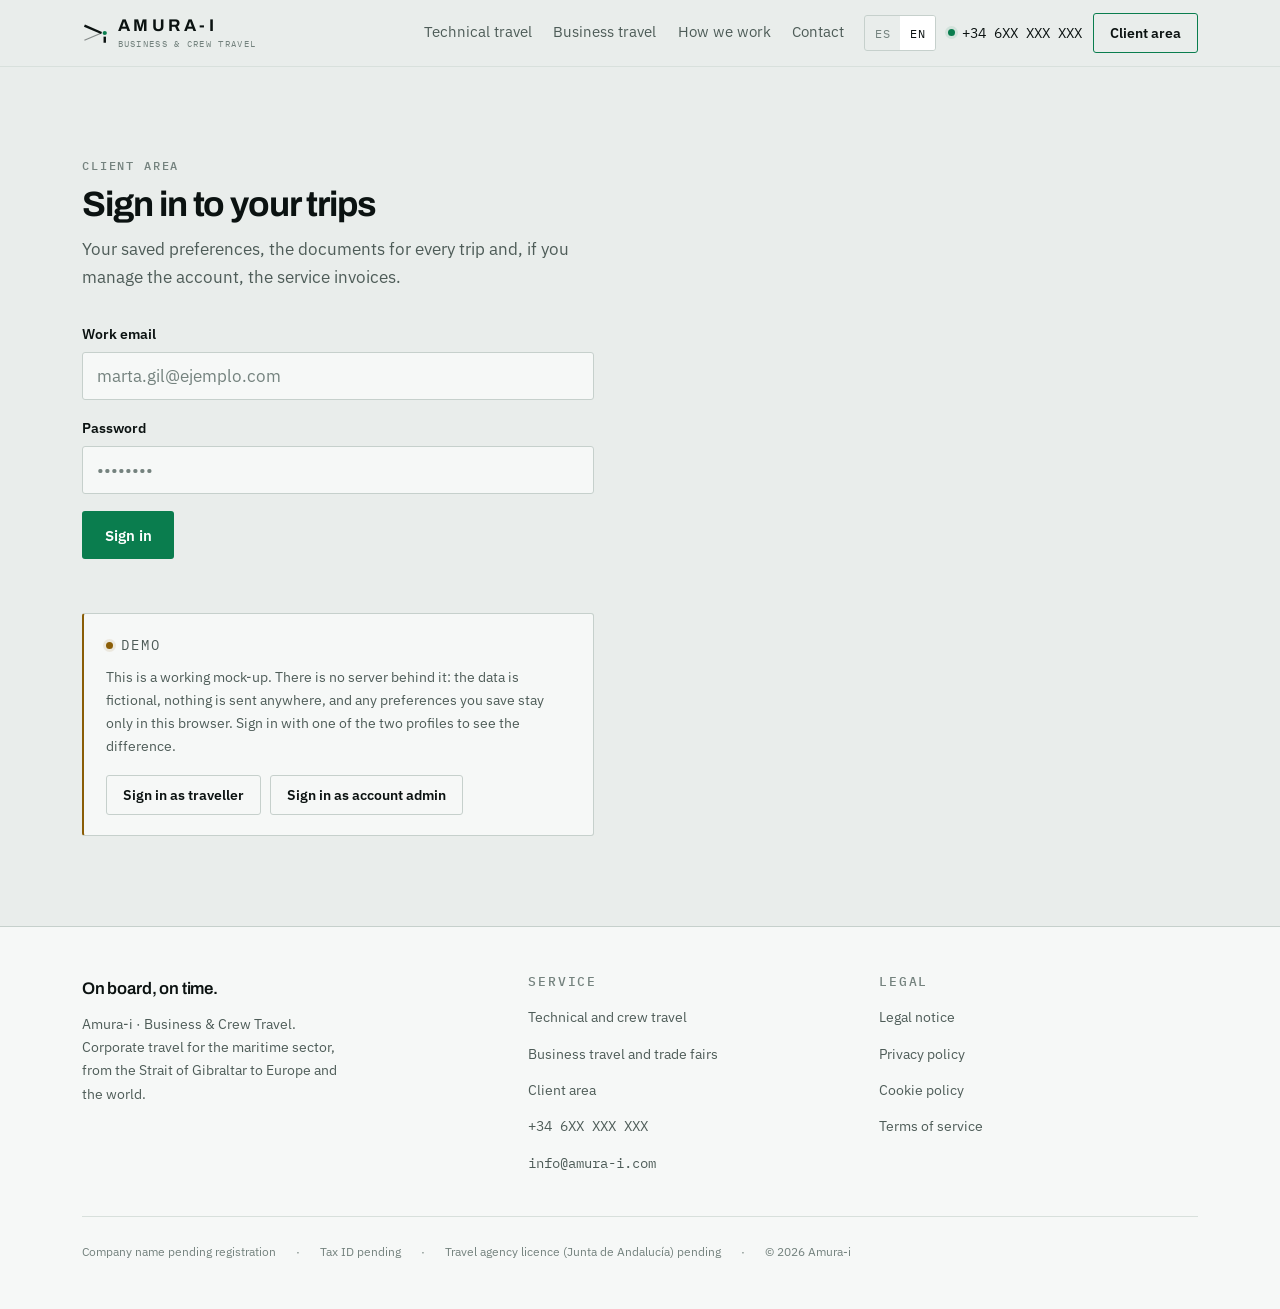
<file: area-cliente.html>
<!-- ARCHIVO GENERADO por tools/build.py. No editar a mano:
     los cambios se pierden en el siguiente build. Edita src/area-cliente.html -->
<!doctype html>
<html lang="es" data-lang="es">
<head>
<meta charset="utf-8">
<meta name="viewport" content="width=device-width, initial-scale=1">
<title>Área de cliente · Amura-i</title>
<meta name="description" content="Área de cliente de Amura-i: perfil y preferencias de viaje, documentación de cada viaje sin importes, y facturas del servicio para los perfiles de administración.">
<meta name="theme-color" content="#0B0F0E">
<meta name="robots" content="noindex, nofollow">
<link rel="preconnect" href="https://fonts.googleapis.com">
<link rel="preconnect" href="https://fonts.gstatic.com" crossorigin>
<link rel="stylesheet" href="https://fonts.googleapis.com/css2?family=Archivo:wght@500;600;700&family=IBM+Plex+Mono:wght@400;500&family=IBM+Plex+Sans:wght@400;500;600&display=swap">
<link rel="stylesheet" href="assets/css/styles.css">
<link rel="stylesheet" href="assets/css/area.css">
<link rel="icon" href="data:image/svg+xml,%3Csvg xmlns='http://www.w3.org/2000/svg' viewBox='0 0 32 32'%3E%3Cpath d='M3 7 L24 16' stroke='%23E8EDEA' stroke-width='3' fill='none'/%3E%3Cpath d='M3 25 L24 16' stroke='%2393A19D' stroke-width='1.5' fill='none'/%3E%3Ccircle cx='28' cy='16' r='2.6' fill='%2317C37B'/%3E%3Cpath d='M28 20.5 L28 28' stroke='%23E8EDEA' stroke-width='3' fill='none'/%3E%3C/svg%3E">
</head>
<body data-page="area">

<a class="skip-link" href="#main" data-es="Saltar al contenido" data-en="Skip to content">Saltar al contenido</a>

<header class="header">
  <div class="wrap header__inner">
    <a class="brand" href="index.html">
      <svg class="brand__mark" viewBox="0 0 32 32" aria-hidden="true" focusable="false">
        <path d="M3 7 L24 16" stroke="currentColor" stroke-width="3" fill="none"/>
        <path d="M3 25 L24 16" stroke="currentColor" stroke-width="1.5" opacity=".45" fill="none"/>
        <circle cx="28" cy="16" r="2.6" fill="var(--green)"/>
        <path d="M28 20.5 L28 28" stroke="currentColor" stroke-width="3" fill="none"/>
      </svg>
      <span class="brand__text"><span class="brand__name">Amura-i</span><span class="brand__desc">Business &amp; Crew Travel</span></span>
    </a>

    <nav class="nav" aria-label="Principal">
      <a href="viajes-tecnicos.html" data-nav="tecnicos" data-es="Viajes técnicos" data-en="Technical travel">Viajes técnicos</a>
      <a href="viajes-comerciales.html" data-nav="comerciales" data-es="Viajes comerciales" data-en="Business travel">Viajes comerciales</a>
      <a href="index.html#proceso" data-es="Cómo trabajamos" data-en="How we work">Cómo trabajamos</a>
      <a href="index.html#contacto" data-es="Contacto" data-en="Contact">Contacto</a>
    </nav>

    <div class="header__actions">
      <div class="lang" role="group" aria-label="Idioma / Language">
        <button type="button" data-set-lang="es" aria-pressed="true">ES</button>
        <button type="button" data-set-lang="en" aria-pressed="false">EN</button>
      </div>
      <a class="header__phone" href="tel:+34600000000" data-es-al="Teléfono de guardia 24 horas" data-en-al="24-hour duty phone" aria-label="Teléfono de guardia 24 horas">
        <span class="dot" aria-hidden="true"></span>+34 6XX XXX XXX
      </a>
      <a class="btn btn--ghost btn--sm header__area" href="area-cliente.html" data-nav="area" data-es="Área de cliente" data-en="Client area">Área de cliente</a>
      <a class="btn btn--primary btn--sm header__quote" href="index.html#contacto" data-es="Presupuesto" data-en="Get a quote">Presupuesto</a>
    </div>
  </div>
</header>

<main id="main">

<!-- ============ ACCESO ============ -->
<section class="section section--plain" id="viewLogin">
  <div class="wrap login">
    <div class="login__card">
      <p class="label" data-es="Área de cliente" data-en="Client area">Área de cliente</p>
      <h1 data-es="Entra a tus viajes" data-en="Sign in to your trips">Entra a tus viajes</h1>
      <p class="login__lead"
         data-es="Tus preferencias guardadas, la documentación de cada viaje y, si llevas la administración de la cuenta, las facturas del servicio."
         data-en="Your saved preferences, the documents for every trip and, if you manage the account, the service invoices.">Tus preferencias guardadas, la documentación de cada viaje y, si llevas la administración de la cuenta, las facturas del servicio.</p>

      <form class="form" id="loginForm" novalidate>
        <div class="field">
          <label for="loginMail" data-es="Email corporativo" data-en="Work email">Email corporativo</label>
          <input id="loginMail" name="email" type="email" autocomplete="username" placeholder="marta.gil@ejemplo.com">
        </div>
        <div class="field">
          <label for="loginPass" data-es="Contraseña" data-en="Password">Contraseña</label>
          <input id="loginPass" name="password" type="password" autocomplete="current-password" placeholder="••••••••">
        </div>
        <div>
          <button class="btn btn--primary" type="submit" data-es="Entrar" data-en="Sign in">Entrar</button>
        </div>
        <p class="form__note" id="loginStatus" role="status" aria-live="polite"></p>
      </form>

      <div class="demo-box">
        <p class="demo-box__title">
          <span class="dot dot--amber" aria-hidden="true"></span>
          <span data-es="Demostración" data-en="Demo">Demostración</span>
        </p>
        <p data-es="Esto es una maqueta funcional. No hay servidor detrás: los datos son ficticios, no se envía nada y las preferencias que guardes se quedan solo en este navegador. Entra con uno de los dos perfiles para ver la diferencia."
           data-en="This is a working mock-up. There is no server behind it: the data is fictional, nothing is sent anywhere, and any preferences you save stay only in this browser. Sign in with one of the two profiles to see the difference.">Esto es una maqueta funcional. No hay servidor detrás: los datos son ficticios, no se envía nada y las preferencias que guardes se quedan solo en este navegador. Entra con uno de los dos perfiles para ver la diferencia.</p>
        <div class="demo-box__actions">
          <button type="button" class="btn btn--ghost btn--sm" data-demo-login="viajero" data-es="Entrar como viajero" data-en="Sign in as traveller">Entrar como viajero</button>
          <button type="button" class="btn btn--ghost btn--sm" data-demo-login="admin" data-es="Entrar como administración" data-en="Sign in as account admin">Entrar como administración</button>
        </div>
      </div>
    </div>
  </div>
</section>

<!-- ============ PANEL ============ -->
<section class="section section--plain" id="viewApp" hidden>
  <div class="wrap">

    <p class="demo-strip">
      <span class="dot dot--amber" aria-hidden="true"></span>
      <span data-es="Demostración · datos ficticios · sin servidor · nada sale de este navegador"
            data-en="Demo · fictional data · no server · nothing leaves this browser">Demostración · datos ficticios · sin servidor · nada sale de este navegador</span>
    </p>

    <header class="userbar">
      <span class="userbar__avatar" id="userInitials" aria-hidden="true">MG</span>
      <span class="userbar__id">
        <strong id="userName">Marta Gil</strong>
        <span id="userRoleLine">Técnica de electrónica naval · Empresa Ejemplo, S.L.</span>
      </span>
      <span class="chip" id="userChip" data-es="Viajero" data-en="Traveller">Viajero</span>
      <button type="button" class="btn btn--ghost btn--sm" id="logout" data-es="Salir" data-en="Sign out">Salir</button>
    </header>

    <div class="tabs" role="tablist" aria-label="Secciones del área de cliente">
      <button role="tab" id="tabTrips" aria-controls="panelTrips" aria-selected="true"
              data-es="Mis viajes" data-en="My trips">Mis viajes</button>
      <button role="tab" id="tabPrefs" aria-controls="panelPrefs" aria-selected="false" tabindex="-1"
              data-es="Perfil y preferencias" data-en="Profile and preferences">Perfil y preferencias</button>
      <button role="tab" id="tabBills" aria-controls="panelBills" aria-selected="false" tabindex="-1" hidden
              data-es="Facturas" data-en="Invoices">Facturas</button>
    </div>

    <!-- --- Viajes --- -->
    <div role="tabpanel" id="panelTrips" aria-labelledby="tabTrips" tabindex="0">
      <p class="panel-intro" id="tripsIntro"
         data-es="Toda la documentación de tus viajes, sin importes. Los precios y las facturas viven en la pestaña de administración de la cuenta."
         data-en="All your trip documents, with no amounts. Prices and invoices live in the account admin tab.">Toda la documentación de tus viajes, sin importes. Los precios y las facturas viven en la pestaña de administración de la cuenta.</p>
      <div id="tripsList"></div>
    </div>

    <!-- --- Perfil y preferencias --- -->
    <div role="tabpanel" id="panelPrefs" aria-labelledby="tabPrefs" tabindex="0" hidden>
      <p class="panel-intro"
         data-es="Lo que guardes aquí no volvemos a preguntártelo. Se aplica por defecto a cada reserva que hacemos a tu nombre."
         data-en="Whatever you save here, we will not ask you again. It applies by default to every booking we make in your name.">Lo que guardes aquí no volvemos a preguntártelo. Se aplica por defecto a cada reserva que hacemos a tu nombre.</p>

      <form class="form prefs" id="prefsForm" novalidate>
        <fieldset class="prefs__group">
          <legend data-es="Perfil" data-en="Profile">Perfil</legend>
          <div class="field-row">
            <div class="field">
              <label for="pfRole" data-es="Puesto en la empresa" data-en="Role in the company">Puesto en la empresa</label>
              <input id="pfRole" name="puesto" type="text" placeholder="Técnica de electrónica naval">
            </div>
            <div class="field">
              <label for="pfPhone" data-es="Móvil de contacto" data-en="Contact mobile">Móvil de contacto
                <span class="hint" data-es="Para avisarte si algo cambia en ruta." data-en="So we can reach you if something changes en route.">Para avisarte si algo cambia en ruta.</span>
              </label>
              <input id="pfPhone" name="movil" type="tel" inputmode="tel" placeholder="+34 ...">
            </div>
          </div>
        </fieldset>

        <fieldset class="prefs__group">
          <legend data-es="Vuelo" data-en="Flight">Vuelo</legend>
          <div class="field-row">
            <div class="field">
              <label for="pfSeat" data-es="Asiento" data-en="Seat">Asiento</label>
              <select id="pfSeat" name="asiento">
                <option value="ventana" data-es="Ventana" data-en="Window">Ventana</option>
                <option value="pasillo" data-es="Pasillo" data-en="Aisle">Pasillo</option>
                <option value="indiferente" data-es="Indiferente" data-en="No preference">Indiferente</option>
              </select>
            </div>
            <div class="field">
              <label for="pfMeal" data-es="Comida especial" data-en="Special meal">Comida especial</label>
              <select id="pfMeal" name="comida">
                <option value="ninguna" data-es="Ninguna" data-en="None">Ninguna</option>
                <option value="vegetariana" data-es="Vegetariana" data-en="Vegetarian">Vegetariana</option>
                <option value="sin-gluten" data-es="Sin gluten" data-en="Gluten free">Sin gluten</option>
                <option value="halal" data-es="Halal" data-en="Halal">Halal</option>
                <option value="sin-lactosa" data-es="Sin lactosa" data-en="Lactose free">Sin lactosa</option>
              </select>
            </div>
          </div>
          <div class="field-row">
            <div class="field">
              <label for="pfBag" data-es="Equipaje" data-en="Baggage">Equipaje</label>
              <select id="pfBag" name="equipaje">
                <option value="cabina" data-es="Solo cabina" data-en="Cabin only">Solo cabina</option>
                <option value="facturado" data-es="Facturado" data-en="Checked">Facturado</option>
                <option value="instrumental" data-es="Facturado + instrumental" data-en="Checked + instruments">Facturado + instrumental</option>
              </select>
            </div>
            <div class="field">
              <label for="pfLoyalty" data-es="Programa de fidelización" data-en="Frequent flyer programme">Programa de fidelización</label>
              <input id="pfLoyalty" name="fidelizacion" type="text" placeholder="IB Plus · BA1234567">
            </div>
          </div>
        </fieldset>

        <fieldset class="prefs__group">
          <legend data-es="Hotel" data-en="Hotel">Hotel</legend>
          <div class="field-row">
            <div class="field">
              <label for="pfBed" data-es="Cama" data-en="Bed">Cama</label>
              <select id="pfBed" name="cama">
                <option value="doble" data-es="Doble" data-en="Double">Doble</option>
                <option value="individual" data-es="Individual" data-en="Single">Individual</option>
                <option value="indiferente" data-es="Indiferente" data-en="No preference">Indiferente</option>
              </select>
            </div>
            <div class="field">
              <label for="pfFloor" data-es="Planta" data-en="Floor">Planta</label>
              <select id="pfFloor" name="planta">
                <option value="alta" data-es="Alta" data-en="High">Alta</option>
                <option value="baja" data-es="Baja" data-en="Low">Baja</option>
                <option value="indiferente" data-es="Indiferente" data-en="No preference">Indiferente</option>
              </select>
            </div>
          </div>
          <div class="field">
            <label for="pfNotes" data-es="Notas para la reserva" data-en="Notes for the booking">Notas para la reserva</label>
            <textarea id="pfNotes" name="notas" placeholder="Habitación silenciosa. Salida tardía si el buque se retrasa."
                      data-es-ph="Habitación silenciosa. Salida tardía si el buque se retrasa."
                      data-en-ph="Quiet room. Late check-out if the vessel is delayed."></textarea>
          </div>
        </fieldset>

        <fieldset class="prefs__group">
          <legend data-es="Documento de viaje" data-en="Travel document">Documento de viaje</legend>
          <div class="field-row">
            <div class="field">
              <label for="pfDoc" data-es="Tipo" data-en="Type">Tipo</label>
              <select id="pfDoc" name="documento">
                <option value="dni" data-es="DNI" data-en="National ID">DNI</option>
                <option value="pasaporte" data-es="Pasaporte" data-en="Passport">Pasaporte</option>
              </select>
            </div>
            <div class="field">
              <label for="pfDocExp" data-es="Caducidad" data-en="Expiry">Caducidad
                <span class="hint" data-es="Para avisarte antes de que caduque." data-en="So we can warn you before it expires.">Para avisarte antes de que caduque.</span>
              </label>
              <input id="pfDocExp" name="caducidad" type="month">
            </div>
          </div>
          <p class="prefs__privacy"
             data-es="Aquí no se guarda el número completo del documento. Cuando hace falta para emitir, se pide en el momento y no queda almacenado en el área de cliente."
             data-en="The full document number is not stored here. When it is needed to issue a ticket we ask for it at that moment, and it is not kept in the client area.">Aquí no se guarda el número completo del documento. Cuando hace falta para emitir, se pide en el momento y no queda almacenado en el área de cliente.</p>
        </fieldset>

        <div class="prefs__save">
          <button class="btn btn--primary" type="submit" data-es="Guardar preferencias" data-en="Save preferences">Guardar preferencias</button>
          <span class="form__note" id="prefsStatus" role="status" aria-live="polite"></span>
        </div>
      </form>
    </div>

    <!-- --- Facturas --- -->
    <div role="tabpanel" id="panelBills" aria-labelledby="tabBills" tabindex="0" hidden>
      <p class="panel-intro"
         data-es="Solo visible para los perfiles de administración de la cuenta. Los viajeros ven su documentación sin ningún importe."
         data-en="Only visible to account admin profiles. Travellers see their documents with no amounts at all.">Solo visible para los perfiles de administración de la cuenta. Los viajeros ven su documentación sin ningún importe.</p>
      <div id="billsList"></div>
      <p class="panel-note"
         data-es="Cada epígrafe va a su PVP: vuelo, tren, hotel, traslado. No hay línea de gestión aparte, y rehacer un viaje no añade ningún cargo: solo la diferencia de tarifa, si la hay."
         data-en="Every item is quoted at its retail price: flight, train, hotel, transfer. There is no separate handling line, and rebuilding a trip adds no charge: only the fare difference, if there is one.">Cada epígrafe va a su PVP: vuelo, tren, hotel, traslado. No hay línea de gestión aparte, y rehacer un viaje no añade ningún cargo: solo la diferencia de tarifa, si la hay.</p>
    </div>

  </div>
</section>

<!-- Visor de documento -->
<div class="docviewer" id="docViewer" hidden>
  <div class="docviewer__backdrop" data-close-doc></div>
  <div class="docviewer__panel" role="dialog" aria-modal="true" aria-labelledby="docTitle">
    <header class="docviewer__head">
      <h2 id="docTitle">—</h2>
      <button type="button" class="docviewer__close" id="docClose" data-es-al="Cerrar" data-en-al="Close" aria-label="Cerrar">&times;</button>
    </header>
    <div class="docviewer__body" id="docBody"></div>
    <footer class="docviewer__foot">
      <span data-es="Documento de ejemplo. Sin importes: los precios están en la factura del servicio."
            data-en="Sample document. No amounts: prices live on the service invoice.">Documento de ejemplo. Sin importes: los precios están en la factura del servicio.</span>
    </footer>
  </div>
</div>

</main>

<footer class="footer">
  <div class="wrap">
    <div class="footer__grid">
      <div>
        <p class="footer__tagline" >On board, on time.</p>
        <p style="color:var(--ink-2);font-size:.9rem;max-width:34ch"
           data-es="Amura-i · Business &amp; Crew Travel. Viajes de empresa para el sector marítimo, desde el Estrecho de Gibraltar a Europa y al mundo."
           data-en="Amura-i · Business &amp; Crew Travel. Corporate travel for the maritime sector, from the Strait of Gibraltar to Europe and the world.">Amura-i · Business &amp; Crew Travel. Viajes de empresa para el sector marítimo, desde el Estrecho de Gibraltar a Europa y al mundo.</p>
      </div>
      <div>
        <h4 data-es="Servicio" data-en="Service">Servicio</h4>
        <ul>
          <li><a href="viajes-tecnicos.html" data-es="Viajes técnicos y de tripulación" data-en="Technical and crew travel">Viajes técnicos y de tripulación</a></li>
          <li><a href="viajes-comerciales.html" data-es="Viajes comerciales y ferias" data-en="Business travel and trade fairs">Viajes comerciales y ferias</a></li>
          <li><a href="area-cliente.html" data-es="Área de cliente" data-en="Client area">Área de cliente</a></li>
          <li><a class="mono" href="tel:+34600000000">+34 6XX XXX XXX</a></li>
          <li><a class="mono" href="mailto:info@amura-i.com">info@amura-i.com</a></li>
        </ul>
      </div>
      <div>
        <h4 data-es="Legal" data-en="Legal">Legal</h4>
        <ul>
          <li><a href="#" data-es="Aviso legal" data-en="Legal notice">Aviso legal</a></li>
          <li><a href="#" data-es="Política de privacidad" data-en="Privacy policy">Política de privacidad</a></li>
          <li><a href="#" data-es="Política de cookies" data-en="Cookie policy">Política de cookies</a></li>
          <li><a href="#" data-es="Condiciones de contratación" data-en="Terms of service">Condiciones de contratación</a></li>
        </ul>
      </div>
    </div>

    <p class="footer__legal">
      <span data-es="Denominación social pendiente de alta" data-en="Company name pending registration">Denominación social pendiente de alta</span>
      <span>·</span>
      <span data-es="CIF pendiente" data-en="Tax ID pending">CIF pendiente</span>
      <span>·</span>
      <span data-es="Registro de agencia de viajes (Junta de Andalucía) pendiente" data-en="Travel agency licence (Junta de Andalucía) pending">Registro de agencia de viajes (Junta de Andalucía) pendiente</span>
      <span>·</span>
      <span>© <span id="year">2026</span> Amura-i</span>
    </p>
  </div>
</footer>

<nav class="dockbar" aria-label="Contacto rápido">
  <a href="tel:+34600000000" class="is-primary"><span data-es="Llamar" data-en="Call">Llamar</span></a>
  <a href="index.html#contacto"><span data-es="Escribir" data-en="Write">Escribir</span></a>
</nav>

<script src="assets/js/main.js"></script>
<script src="assets/js/area.js"></script>
</body>
</html>
</file>
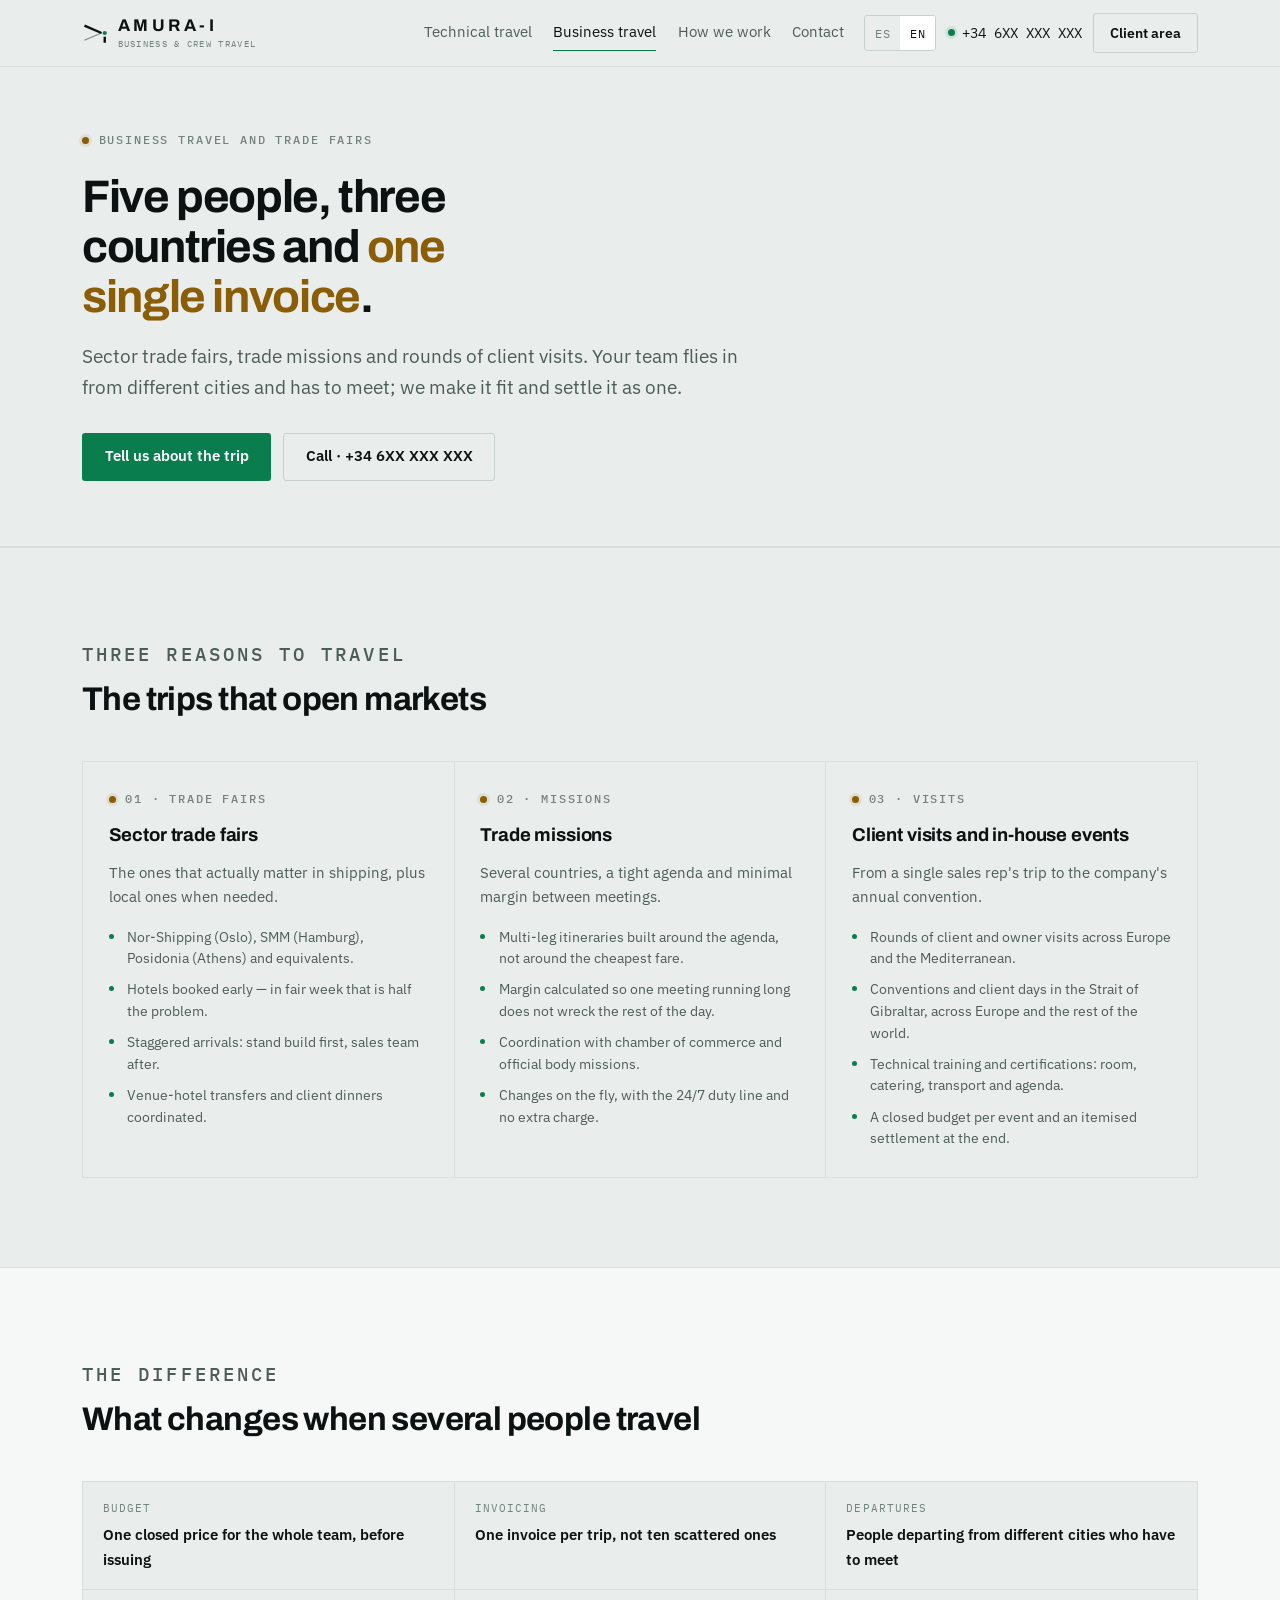
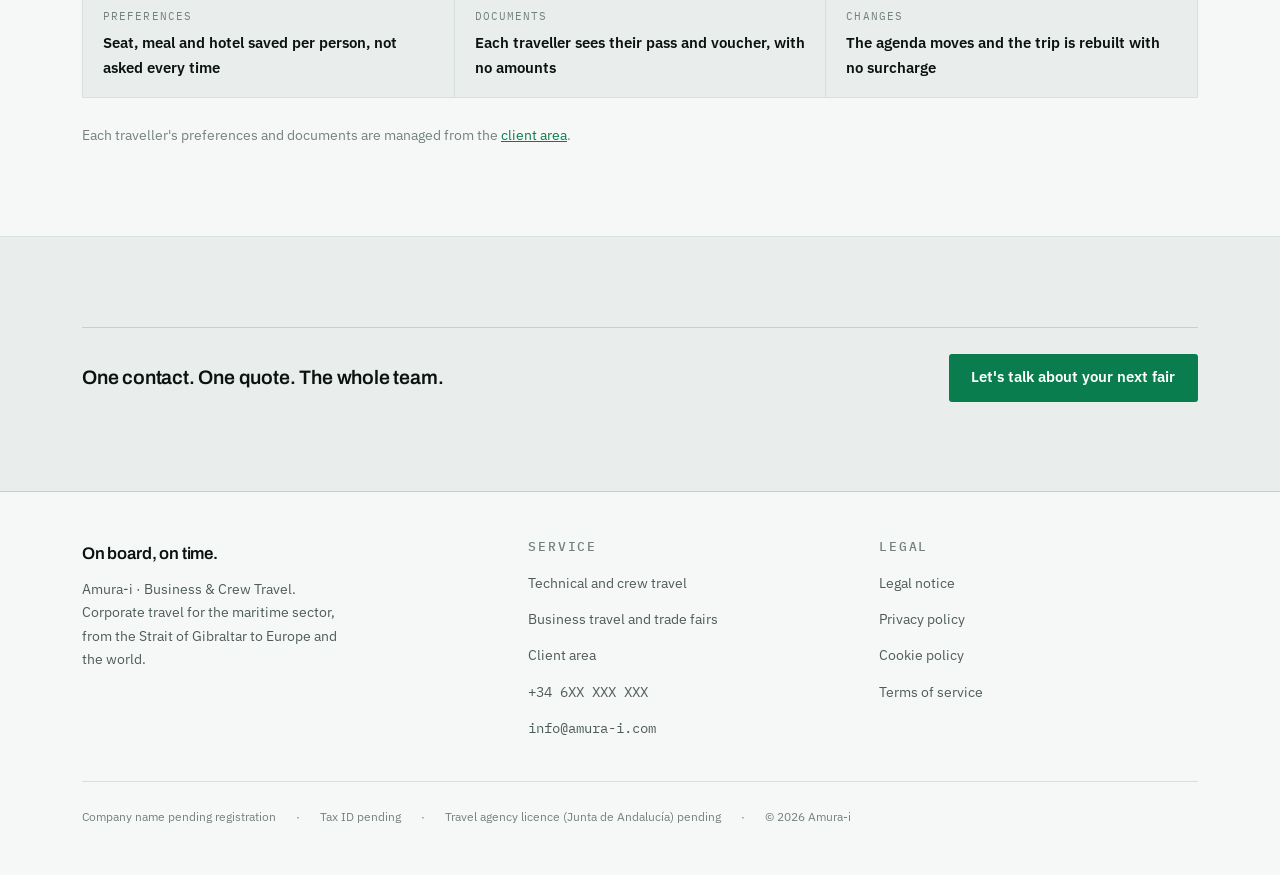
<file: viajes-comerciales.html>
<!-- ARCHIVO GENERADO por tools/build.py. No editar a mano:
     los cambios se pierden en el siguiente build. Edita src/viajes-comerciales.html -->
<!doctype html>
<html lang="es" data-lang="es">
<head>
<meta charset="utf-8">
<meta name="viewport" content="width=device-width, initial-scale=1">
<title>Viajes comerciales y ferias · Amura-i</title>
<meta name="description" content="Ferias del sector marítimo, misiones comerciales y visitas a clientes. Vuelos, trenes, hoteles y traslados para equipos que salen desde ciudades distintas, con un único presupuesto y una única liquidación.">
<meta name="theme-color" content="#0B0F0E">
<meta property="og:type" content="website">
<meta property="og:title" content="Viajes comerciales y ferias · Amura-i">
<meta property="og:description" content="Ferias del sector marítimo, misiones comerciales y visitas a clientes, con un único presupuesto y una única liquidación.">
<meta property="og:locale" content="es_ES">
<link rel="preconnect" href="https://fonts.googleapis.com">
<link rel="preconnect" href="https://fonts.gstatic.com" crossorigin>
<link rel="stylesheet" href="https://fonts.googleapis.com/css2?family=Archivo:wght@500;600;700&family=IBM+Plex+Mono:wght@400;500&family=IBM+Plex+Sans:wght@400;500;600&display=swap">
<link rel="stylesheet" href="assets/css/styles.css">
<link rel="icon" href="data:image/svg+xml,%3Csvg xmlns='http://www.w3.org/2000/svg' viewBox='0 0 32 32'%3E%3Cpath d='M3 7 L24 16' stroke='%23E8EDEA' stroke-width='3' fill='none'/%3E%3Cpath d='M3 25 L24 16' stroke='%2393A19D' stroke-width='1.5' fill='none'/%3E%3Ccircle cx='28' cy='16' r='2.6' fill='%2317C37B'/%3E%3Cpath d='M28 20.5 L28 28' stroke='%23E8EDEA' stroke-width='3' fill='none'/%3E%3C/svg%3E">
</head>
<body data-page="comerciales">

<a class="skip-link" href="#main" data-es="Saltar al contenido" data-en="Skip to content">Saltar al contenido</a>

<header class="header">
  <div class="wrap header__inner">
    <a class="brand" href="index.html">
      <svg class="brand__mark" viewBox="0 0 32 32" aria-hidden="true" focusable="false">
        <path d="M3 7 L24 16" stroke="currentColor" stroke-width="3" fill="none"/>
        <path d="M3 25 L24 16" stroke="currentColor" stroke-width="1.5" opacity=".45" fill="none"/>
        <circle cx="28" cy="16" r="2.6" fill="var(--green)"/>
        <path d="M28 20.5 L28 28" stroke="currentColor" stroke-width="3" fill="none"/>
      </svg>
      <span class="brand__text"><span class="brand__name">Amura-i</span><span class="brand__desc">Business &amp; Crew Travel</span></span>
    </a>

    <nav class="nav" aria-label="Principal">
      <a href="viajes-tecnicos.html" data-nav="tecnicos" data-es="Viajes técnicos" data-en="Technical travel">Viajes técnicos</a>
      <a href="viajes-comerciales.html" data-nav="comerciales" data-es="Viajes comerciales" data-en="Business travel">Viajes comerciales</a>
      <a href="index.html#proceso" data-es="Cómo trabajamos" data-en="How we work">Cómo trabajamos</a>
      <a href="index.html#contacto" data-es="Contacto" data-en="Contact">Contacto</a>
    </nav>

    <div class="header__actions">
      <div class="lang" role="group" aria-label="Idioma / Language">
        <button type="button" data-set-lang="es" aria-pressed="true">ES</button>
        <button type="button" data-set-lang="en" aria-pressed="false">EN</button>
      </div>
      <a class="header__phone" href="tel:+34600000000" data-es-al="Teléfono de guardia 24 horas" data-en-al="24-hour duty phone" aria-label="Teléfono de guardia 24 horas">
        <span class="dot" aria-hidden="true"></span>+34 6XX XXX XXX
      </a>
      <a class="btn btn--ghost btn--sm header__area" href="area-cliente.html" data-nav="area" data-es="Área de cliente" data-en="Client area">Área de cliente</a>
      <a class="btn btn--primary btn--sm header__quote" href="index.html#contacto" data-es="Presupuesto" data-en="Get a quote">Presupuesto</a>
    </div>
  </div>
</header>

<main id="main">

<section class="page-hero">
  <div class="wrap">
    <p class="hero__eyebrow label">
      <span class="dot dot--amber" aria-hidden="true"></span>
      <span data-es="Viajes comerciales y ferias" data-en="Business travel and trade fairs">Viajes comerciales y ferias</span>
    </p>
    <h1 data-es="Cinco personas, tres países y <em>una sola factura</em>."
        data-en="Five people, three countries and <em>one single invoice</em>.">Cinco personas, tres países y <em>una sola factura</em>.</h1>
    <p class="lead" style="margin-top:1.1rem"
       data-es="Ferias del sector, misiones comerciales y rondas de visitas a clientes. Tu equipo sale desde ciudades distintas y tiene que coincidir; nosotros lo cuadramos y lo liquidamos junto."
       data-en="Sector trade fairs, trade missions and rounds of client visits. Your team flies in from different cities and has to meet; we make it fit and settle it as one.">Ferias del sector, misiones comerciales y rondas de visitas a clientes. Tu equipo sale desde ciudades distintas y tiene que coincidir; nosotros lo cuadramos y lo liquidamos junto.</p>
    <div class="hero__cta" style="margin-top:1.9rem">
      <a class="btn btn--primary" href="index.html#contacto" data-es="Cuéntanos el viaje" data-en="Tell us about the trip">Cuéntanos el viaje</a>
      <a class="btn btn--ghost" href="tel:+34600000000" data-es="Llamar · +34 6XX XXX XXX" data-en="Call · +34 6XX XXX XXX">Llamar · +34 6XX XXX XXX</a>
    </div>
  </div>
</section>

<section class="section">
  <div class="wrap">
    <div class="section-head reveal">
      <p class="label" data-es="Tres motivos de viaje" data-en="Three reasons to travel">Tres motivos de viaje</p>
      <h2 data-es="Los viajes que abren mercado" data-en="The trips that open markets">Los viajes que abren mercado</h2>
    </div>

    <div class="services reveal">
      <article class="service">
        <p class="service__head"><span class="dot dot--amber" aria-hidden="true"></span><span class="label" data-es="01 · Ferias" data-en="01 · Trade fairs">01 · Ferias</span></p>
        <h3 data-es="Ferias del sector" data-en="Sector trade fairs">Ferias del sector</h3>
        <p data-es="Las que de verdad importan en shipping, y las locales cuando toca." data-en="The ones that actually matter in shipping, plus local ones when needed.">Las que de verdad importan en shipping, y las locales cuando toca.</p>
        <ul>
          <li data-es="Nor-Shipping (Oslo), SMM (Hamburgo), Posidonia (Atenas) y equivalentes." data-en="Nor-Shipping (Oslo), SMM (Hamburg), Posidonia (Athens) and equivalents.">Nor-Shipping (Oslo), SMM (Hamburgo), Posidonia (Atenas) y equivalentes.</li>
          <li data-es="Hotel reservado con antelación, que en semana de feria es la mitad del problema." data-en="Hotels booked early — in fair week that is half the problem.">Hotel reservado con antelación, que en semana de feria es la mitad del problema.</li>
          <li data-es="Llegadas escalonadas: montaje de stand primero, equipo comercial después." data-en="Staggered arrivals: stand build first, sales team after.">Llegadas escalonadas: montaje de stand primero, equipo comercial después.</li>
          <li data-es="Traslados recinto-hotel y cenas de cliente coordinadas." data-en="Venue-hotel transfers and client dinners coordinated.">Traslados recinto-hotel y cenas de cliente coordinadas.</li>
        </ul>
      </article>

      <article class="service">
        <p class="service__head"><span class="dot dot--amber" aria-hidden="true"></span><span class="label" data-es="02 · Misiones" data-en="02 · Missions">02 · Misiones</span></p>
        <h3 data-es="Misiones comerciales" data-en="Trade missions">Misiones comerciales</h3>
        <p data-es="Varios países, agenda apretada y un margen mínimo entre reunión y reunión." data-en="Several countries, a tight agenda and minimal margin between meetings.">Varios países, agenda apretada y un margen mínimo entre reunión y reunión.</p>
        <ul>
          <li data-es="Itinerarios multitramo construidos sobre la agenda, no sobre la tarifa más barata." data-en="Multi-leg itineraries built around the agenda, not around the cheapest fare.">Itinerarios multitramo construidos sobre la agenda, no sobre la tarifa más barata.</li>
          <li data-es="Margen calculado para que una reunión que se alarga no tire el resto del día." data-en="Margin calculated so one meeting running long does not wreck the rest of the day.">Margen calculado para que una reunión que se alarga no tire el resto del día.</li>
          <li data-es="Coordinación con las misiones de cámaras de comercio y organismos oficiales." data-en="Coordination with chamber of commerce and official body missions.">Coordinación con las misiones de cámaras de comercio y organismos oficiales.</li>
          <li data-es="Cambios sobre la marcha, con la guardia 24/7 y sin cargo añadido." data-en="Changes on the fly, with the 24/7 duty line and no extra charge.">Cambios sobre la marcha, con la guardia 24/7 y sin cargo añadido.</li>
        </ul>
      </article>

      <article class="service">
        <p class="service__head"><span class="dot dot--amber" aria-hidden="true"></span><span class="label" data-es="03 · Visitas" data-en="03 · Visits">03 · Visitas</span></p>
        <h3 data-es="Visitas a clientes y eventos propios" data-en="Client visits and in-house events">Visitas a clientes y eventos propios</h3>
        <p data-es="Del viaje de un solo comercial a la convención anual de toda la empresa." data-en="From a single sales rep's trip to the company's annual convention.">Del viaje de un solo comercial a la convención anual de toda la empresa.</p>
        <ul>
          <li data-es="Rondas de visitas a clientes y armadores por Europa y Mediterráneo." data-en="Rounds of client and owner visits across Europe and the Mediterranean.">Rondas de visitas a clientes y armadores por Europa y Mediterráneo.</li>
          <li data-es="Convenciones y jornadas de cliente en el Estrecho de Gibraltar, en Europa y en el resto del mundo." data-en="Conventions and client days in the Strait of Gibraltar, across Europe and the rest of the world.">Convenciones y jornadas de cliente en el Estrecho de Gibraltar, en Europa y en el resto del mundo.</li>
          <li data-es="Formaciones técnicas y certificaciones: aula, catering, transporte y agenda." data-en="Technical training and certifications: room, catering, transport and agenda.">Formaciones técnicas y certificaciones: aula, catering, transporte y agenda.</li>
          <li data-es="Presupuesto cerrado por evento y liquidación detallada al terminar." data-en="A closed budget per event and an itemised settlement at the end.">Presupuesto cerrado por evento y liquidación detallada al terminar.</li>
        </ul>
      </article>
    </div>
  </div>
</section>

<section class="section section--sunk">
  <div class="wrap">
    <div class="section-head reveal">
      <p class="label" data-es="La diferencia" data-en="The difference">La diferencia</p>
      <h2 data-es="Lo que cambia cuando viajan varios" data-en="What changes when several people travel">Lo que cambia cuando viajan varios</h2>
    </div>
    <div class="caps reveal">
      <div class="cap"><span data-es="Presupuesto" data-en="Budget">Presupuesto</span><strong data-es="Un precio cerrado para todo el equipo, antes de emitir" data-en="One closed price for the whole team, before issuing">Un precio cerrado para todo el equipo, antes de emitir</strong></div>
      <div class="cap"><span data-es="Facturación" data-en="Invoicing">Facturación</span><strong data-es="Una sola factura por viaje, no diez sueltas" data-en="One invoice per trip, not ten scattered ones">Una sola factura por viaje, no diez sueltas</strong></div>
      <div class="cap"><span data-es="Salidas" data-en="Departures">Salidas</span><strong data-es="Gente saliendo de ciudades distintas que tiene que coincidir" data-en="People departing from different cities who have to meet">Gente saliendo de ciudades distintas que tiene que coincidir</strong></div>
      <div class="cap"><span data-es="Preferencias" data-en="Preferences">Preferencias</span><strong data-es="Asiento, comida y hotel guardados por persona, no preguntados cada vez" data-en="Seat, meal and hotel saved per person, not asked every time">Asiento, comida y hotel guardados por persona, no preguntados cada vez</strong></div>
      <div class="cap"><span data-es="Documentación" data-en="Documents">Documentación</span><strong data-es="Cada viajero ve su tarjeta y su bono, sin importes" data-en="Each traveller sees their pass and voucher, with no amounts">Cada viajero ve su tarjeta y su bono, sin importes</strong></div>
      <div class="cap"><span data-es="Cambios" data-en="Changes">Cambios</span><strong data-es="La agenda se mueve y el viaje se rehace sin recargo" data-en="The agenda moves and the trip is rebuilt with no surcharge">La agenda se mueve y el viaje se rehace sin recargo</strong></div>
    </div>
    <p style="margin-top:1.6rem;font-size:.9rem;color:var(--ink-3)">
      <span data-es="Las preferencias y la documentación de cada viajero se gestionan desde el" data-en="Each traveller's preferences and documents are managed from the">Las preferencias y la documentación de cada viajero se gestionan desde el</span>
      <a href="area-cliente.html" style="color:var(--green)" data-es="área de cliente" data-en="client area">área de cliente</a>.
    </p>
  </div>
</section>

<section class="section">
  <div class="wrap">
    <div class="flow__close reveal" style="margin-top:0">
      <p data-es="Un interlocutor. Un presupuesto. Todo el equipo." data-en="One contact. One quote. The whole team.">Un interlocutor. Un presupuesto. Todo el equipo.</p>
      <a class="btn btn--primary" href="index.html#contacto" data-es="Hablemos de tu próxima feria" data-en="Let's talk about your next fair">Hablemos de tu próxima feria</a>
    </div>
  </div>
</section>

</main>

<footer class="footer">
  <div class="wrap">
    <div class="footer__grid">
      <div>
        <p class="footer__tagline" >On board, on time.</p>
        <p style="color:var(--ink-2);font-size:.9rem;max-width:34ch"
           data-es="Amura-i · Business &amp; Crew Travel. Viajes de empresa para el sector marítimo, desde el Estrecho de Gibraltar a Europa y al mundo."
           data-en="Amura-i · Business &amp; Crew Travel. Corporate travel for the maritime sector, from the Strait of Gibraltar to Europe and the world.">Amura-i · Business &amp; Crew Travel. Viajes de empresa para el sector marítimo, desde el Estrecho de Gibraltar a Europa y al mundo.</p>
      </div>
      <div>
        <h4 data-es="Servicio" data-en="Service">Servicio</h4>
        <ul>
          <li><a href="viajes-tecnicos.html" data-es="Viajes técnicos y de tripulación" data-en="Technical and crew travel">Viajes técnicos y de tripulación</a></li>
          <li><a href="viajes-comerciales.html" data-es="Viajes comerciales y ferias" data-en="Business travel and trade fairs">Viajes comerciales y ferias</a></li>
          <li><a href="area-cliente.html" data-es="Área de cliente" data-en="Client area">Área de cliente</a></li>
          <li><a class="mono" href="tel:+34600000000">+34 6XX XXX XXX</a></li>
          <li><a class="mono" href="mailto:info@amura-i.com">info@amura-i.com</a></li>
        </ul>
      </div>
      <div>
        <h4 data-es="Legal" data-en="Legal">Legal</h4>
        <ul>
          <li><a href="#" data-es="Aviso legal" data-en="Legal notice">Aviso legal</a></li>
          <li><a href="#" data-es="Política de privacidad" data-en="Privacy policy">Política de privacidad</a></li>
          <li><a href="#" data-es="Política de cookies" data-en="Cookie policy">Política de cookies</a></li>
          <li><a href="#" data-es="Condiciones de contratación" data-en="Terms of service">Condiciones de contratación</a></li>
        </ul>
      </div>
    </div>

    <p class="footer__legal">
      <span data-es="Denominación social pendiente de alta" data-en="Company name pending registration">Denominación social pendiente de alta</span>
      <span>·</span>
      <span data-es="CIF pendiente" data-en="Tax ID pending">CIF pendiente</span>
      <span>·</span>
      <span data-es="Registro de agencia de viajes (Junta de Andalucía) pendiente" data-en="Travel agency licence (Junta de Andalucía) pending">Registro de agencia de viajes (Junta de Andalucía) pendiente</span>
      <span>·</span>
      <span>© <span id="year">2026</span> Amura-i</span>
    </p>
  </div>
</footer>

<nav class="dockbar" aria-label="Contacto rápido">
  <a href="tel:+34600000000" class="is-primary"><span data-es="Llamar" data-en="Call">Llamar</span></a>
  <a href="index.html#contacto"><span data-es="Escribir" data-en="Write">Escribir</span></a>
</nav>

<script src="assets/js/main.js"></script>
</body>
</html>
</file>
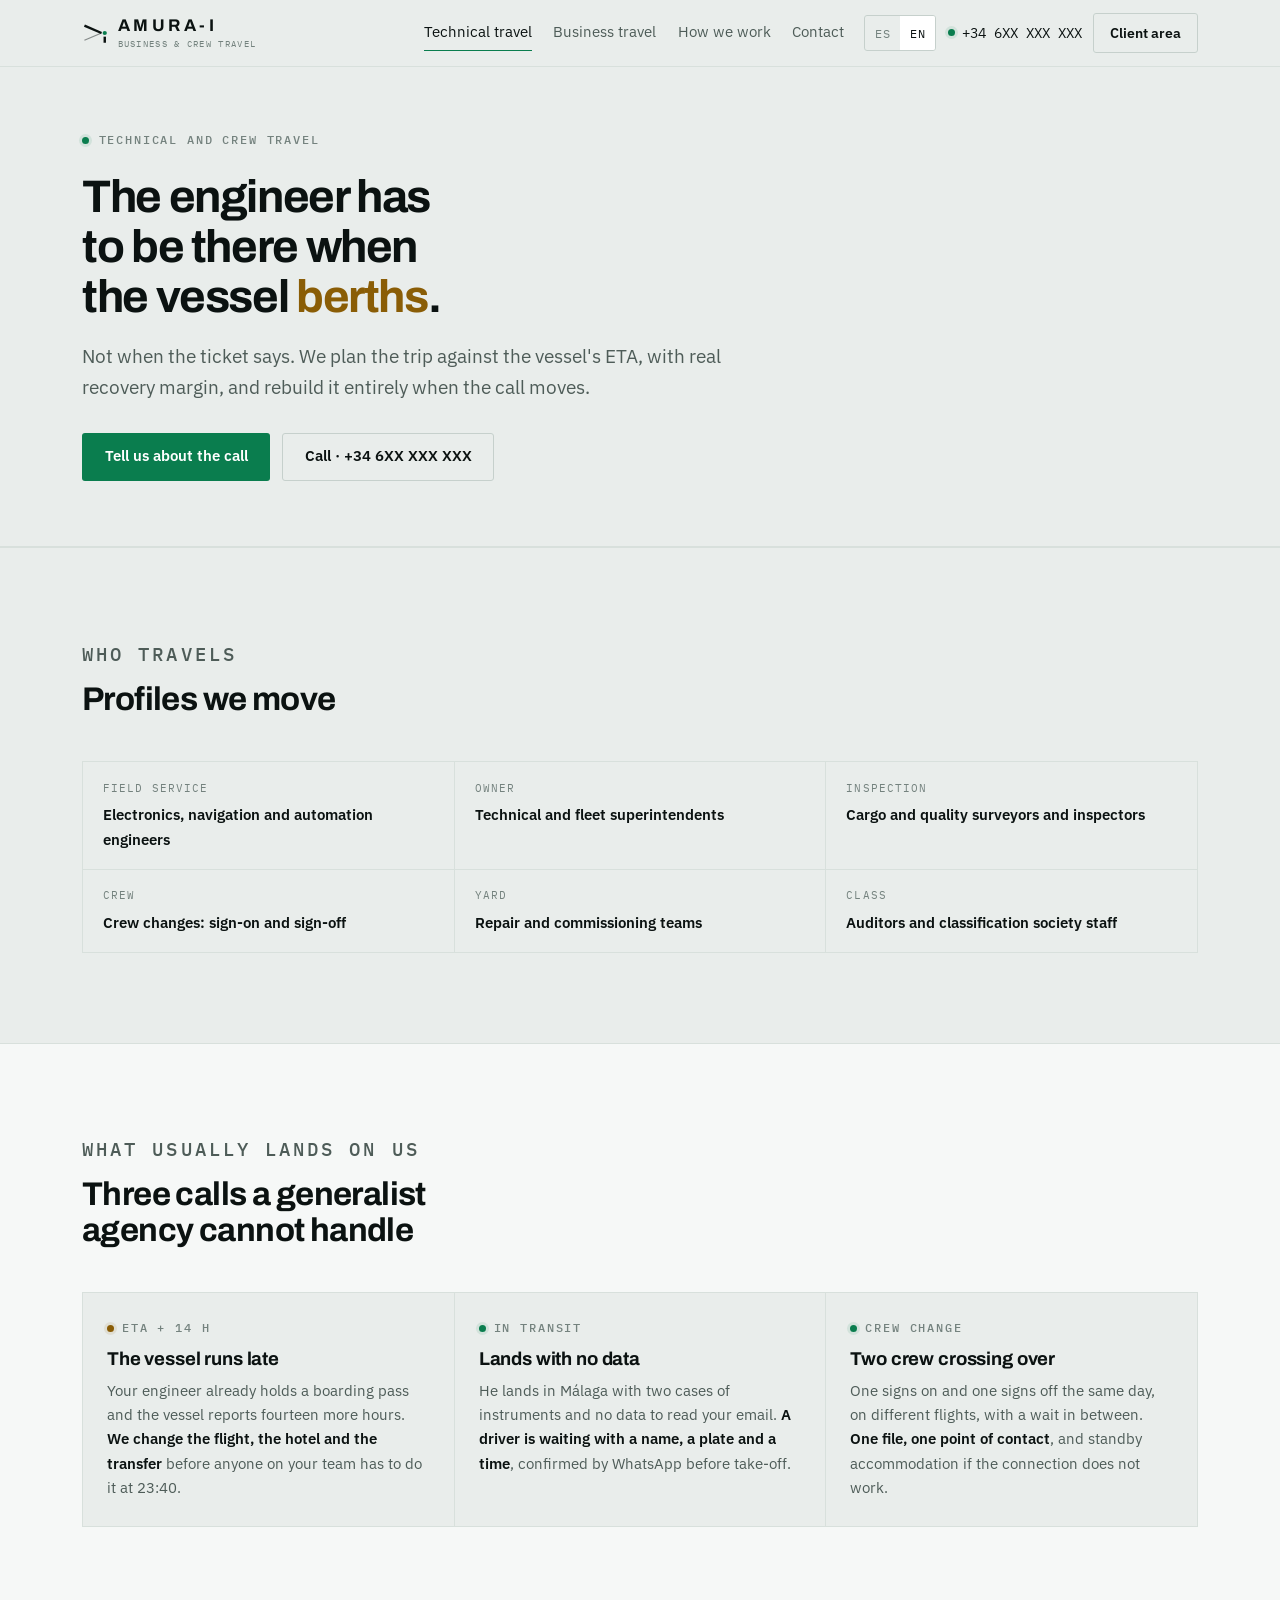
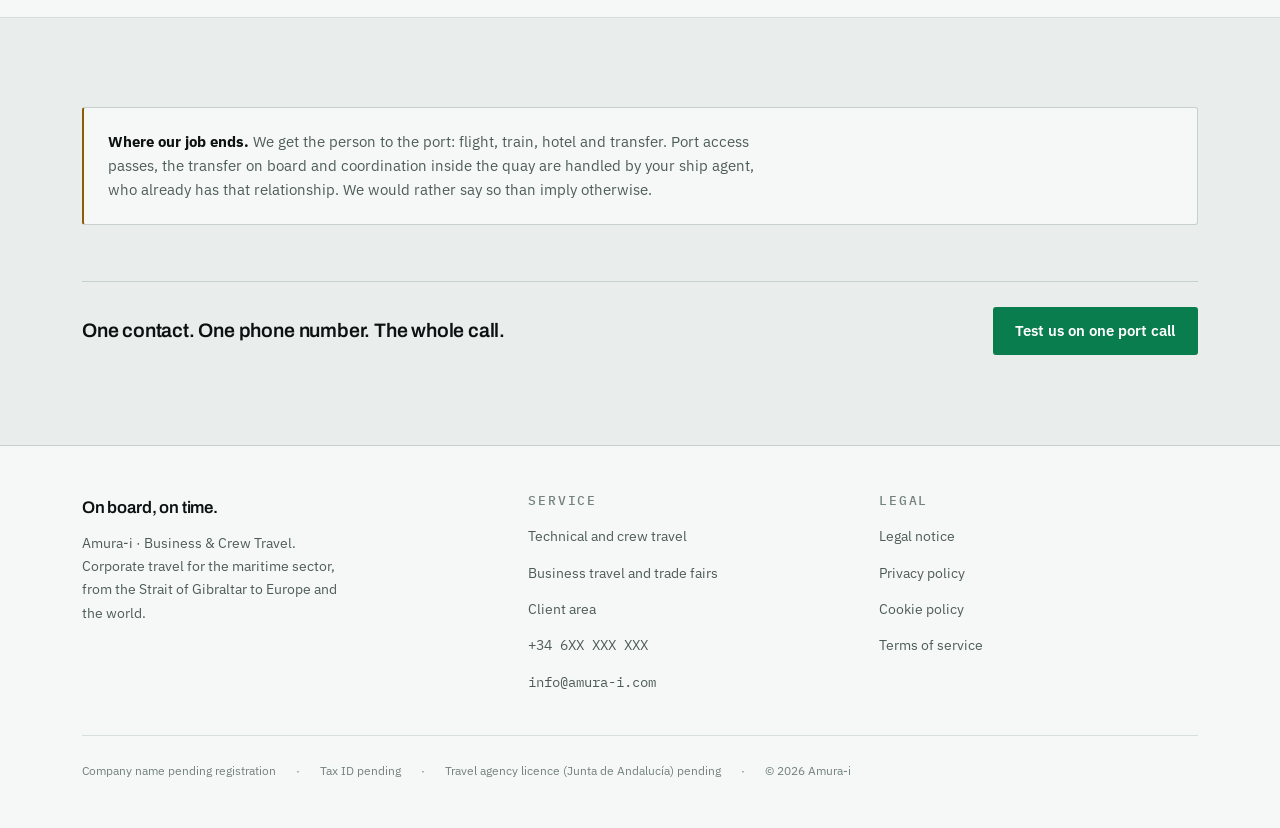
<file: viajes-tecnicos.html>
<!-- ARCHIVO GENERADO por tools/build.py. No editar a mano:
     los cambios se pierden en el siguiente build. Edita src/viajes-tecnicos.html -->
<!doctype html>
<html lang="es" data-lang="es">
<head>
<meta charset="utf-8">
<meta name="viewport" content="width=device-width, initial-scale=1">
<title>Viajes técnicos y de tripulación · Amura-i</title>
<meta name="description" content="Vuelos, trenes, hoteles y traslados para técnicos, superintendentes, surveyors, inspectores y tripulación que tienen que estar en el puerto cuando el buque hace escala.">
<meta name="theme-color" content="#0B0F0E">
<meta property="og:type" content="website">
<meta property="og:title" content="Viajes técnicos y de tripulación · Amura-i">
<meta property="og:description" content="Vuelos, trenes, hoteles y traslados para técnicos, superintendentes, surveyors, inspectores y tripulación que tienen que estar en el puerto cuando el buque hace escala.">
<meta property="og:locale" content="es_ES">
<link rel="preconnect" href="https://fonts.googleapis.com">
<link rel="preconnect" href="https://fonts.gstatic.com" crossorigin>
<link rel="stylesheet" href="https://fonts.googleapis.com/css2?family=Archivo:wght@500;600;700&family=IBM+Plex+Mono:wght@400;500&family=IBM+Plex+Sans:wght@400;500;600&display=swap">
<link rel="stylesheet" href="assets/css/styles.css">
<link rel="icon" href="data:image/svg+xml,%3Csvg xmlns='http://www.w3.org/2000/svg' viewBox='0 0 32 32'%3E%3Cpath d='M3 7 L24 16' stroke='%23E8EDEA' stroke-width='3' fill='none'/%3E%3Cpath d='M3 25 L24 16' stroke='%2393A19D' stroke-width='1.5' fill='none'/%3E%3Ccircle cx='28' cy='16' r='2.6' fill='%2317C37B'/%3E%3Cpath d='M28 20.5 L28 28' stroke='%23E8EDEA' stroke-width='3' fill='none'/%3E%3C/svg%3E">
</head>
<body data-page="tecnicos">

<a class="skip-link" href="#main" data-es="Saltar al contenido" data-en="Skip to content">Saltar al contenido</a>

<header class="header">
  <div class="wrap header__inner">
    <a class="brand" href="index.html">
      <svg class="brand__mark" viewBox="0 0 32 32" aria-hidden="true" focusable="false">
        <path d="M3 7 L24 16" stroke="currentColor" stroke-width="3" fill="none"/>
        <path d="M3 25 L24 16" stroke="currentColor" stroke-width="1.5" opacity=".45" fill="none"/>
        <circle cx="28" cy="16" r="2.6" fill="var(--green)"/>
        <path d="M28 20.5 L28 28" stroke="currentColor" stroke-width="3" fill="none"/>
      </svg>
      <span class="brand__text"><span class="brand__name">Amura-i</span><span class="brand__desc">Business &amp; Crew Travel</span></span>
    </a>

    <nav class="nav" aria-label="Principal">
      <a href="viajes-tecnicos.html" data-nav="tecnicos" data-es="Viajes técnicos" data-en="Technical travel">Viajes técnicos</a>
      <a href="viajes-comerciales.html" data-nav="comerciales" data-es="Viajes comerciales" data-en="Business travel">Viajes comerciales</a>
      <a href="index.html#proceso" data-es="Cómo trabajamos" data-en="How we work">Cómo trabajamos</a>
      <a href="index.html#contacto" data-es="Contacto" data-en="Contact">Contacto</a>
    </nav>

    <div class="header__actions">
      <div class="lang" role="group" aria-label="Idioma / Language">
        <button type="button" data-set-lang="es" aria-pressed="true">ES</button>
        <button type="button" data-set-lang="en" aria-pressed="false">EN</button>
      </div>
      <a class="header__phone" href="tel:+34600000000" data-es-al="Teléfono de guardia 24 horas" data-en-al="24-hour duty phone" aria-label="Teléfono de guardia 24 horas">
        <span class="dot" aria-hidden="true"></span>+34 6XX XXX XXX
      </a>
      <a class="btn btn--ghost btn--sm header__area" href="area-cliente.html" data-nav="area" data-es="Área de cliente" data-en="Client area">Área de cliente</a>
      <a class="btn btn--primary btn--sm header__quote" href="index.html#contacto" data-es="Presupuesto" data-en="Get a quote">Presupuesto</a>
    </div>
  </div>
</header>

<main id="main">

<section class="page-hero">
  <div class="wrap">
    <p class="hero__eyebrow label">
      <span class="dot" aria-hidden="true"></span>
      <span data-es="Viajes técnicos y de tripulación" data-en="Technical and crew travel">Viajes técnicos y de tripulación</span>
    </p>
    <h1 data-es="El técnico tiene que estar cuando el buque <em>atraca</em>."
        data-en="The engineer has to be there when the vessel <em>berths</em>.">El técnico tiene que estar cuando el buque <em>atraca</em>.</h1>
    <p class="lead" style="margin-top:1.1rem"
       data-es="No cuando lo dice el billete. Planificamos el viaje contra el ETA del buque, con margen real de recuperación, y lo rehacemos entero cuando la escala se mueve."
       data-en="Not when the ticket says. We plan the trip against the vessel's ETA, with real recovery margin, and rebuild it entirely when the call moves.">No cuando lo dice el billete. Planificamos el viaje contra el ETA del buque, con margen real de recuperación, y lo rehacemos entero cuando la escala se mueve.</p>
    <div class="hero__cta" style="margin-top:1.9rem">
      <a class="btn btn--primary" href="index.html#contacto" data-es="Cuéntanos la escala" data-en="Tell us about the call">Cuéntanos la escala</a>
      <a class="btn btn--ghost" href="tel:+34600000000" data-es="Llamar · +34 6XX XXX XXX" data-en="Call · +34 6XX XXX XXX">Llamar · +34 6XX XXX XXX</a>
    </div>
  </div>
</section>

<section class="section">
  <div class="wrap">
    <div class="section-head reveal">
      <p class="label" data-es="Quién viaja" data-en="Who travels">Quién viaja</p>
      <h2 data-es="Perfiles que movemos" data-en="Profiles we move">Perfiles que movemos</h2>
    </div>
    <div class="caps reveal">
      <div class="cap"><span data-es="Servicio técnico" data-en="Field service">Servicio técnico</span><strong data-es="Técnicos de electrónica, navegación y automatización" data-en="Electronics, navigation and automation engineers">Técnicos de electrónica, navegación y automatización</strong></div>
      <div class="cap"><span data-es="Armador" data-en="Owner">Armador</span><strong data-es="Superintendentes técnicos y de flota" data-en="Technical and fleet superintendents">Superintendentes técnicos y de flota</strong></div>
      <div class="cap"><span data-es="Inspección" data-en="Inspection">Inspección</span><strong data-es="Surveyors e inspectores de carga y calidad" data-en="Cargo and quality surveyors and inspectors">Surveyors e inspectores de carga y calidad</strong></div>
      <div class="cap"><span data-es="Tripulación" data-en="Crew">Tripulación</span><strong data-es="Relevos: tripulantes que embarcan y desembarcan" data-en="Crew changes: sign-on and sign-off">Relevos: tripulantes que embarcan y desembarcan</strong></div>
      <div class="cap"><span data-es="Astillero" data-en="Yard">Astillero</span><strong data-es="Equipos de reparación y puesta en marcha" data-en="Repair and commissioning teams">Equipos de reparación y puesta en marcha</strong></div>
      <div class="cap"><span data-es="Clase" data-en="Class">Clase</span><strong data-es="Auditores y personal de sociedad de clasificación" data-en="Auditors and classification society staff">Auditores y personal de sociedad de clasificación</strong></div>
    </div>
  </div>
</section>

<section class="section section--sunk">
  <div class="wrap">
    <div class="section-head reveal">
      <p class="label" data-es="Lo que solemos recibir" data-en="What usually lands on us">Lo que solemos recibir</p>
      <h2 data-es="Tres llamadas que un generalista no sabe atender" data-en="Three calls a generalist agency cannot handle">Tres llamadas que un generalista no sabe atender</h2>
    </div>
    <div class="cards cards--3 reveal">
      <article class="card">
        <p class="card__tag"><span class="dot dot--amber" aria-hidden="true"></span><span class="label" data-es="ETA + 14 h" data-en="ETA + 14 h">ETA + 14 h</span></p>
        <h3 data-es="El buque se retrasa" data-en="The vessel runs late">El buque se retrasa</h3>
        <p data-es="Tu técnico ya tiene tarjeta de embarque y el buque anuncia catorce horas más. <strong>Cambiamos vuelo, hotel y traslado</strong> antes de que alguien de tu equipo tenga que hacerlo a las 23:40."
           data-en="Your engineer already holds a boarding pass and the vessel reports fourteen more hours. <strong>We change the flight, the hotel and the transfer</strong> before anyone on your team has to do it at 23:40.">Tu técnico ya tiene tarjeta de embarque y el buque anuncia catorce horas más. <strong>Cambiamos vuelo, hotel y traslado</strong> antes de que alguien de tu equipo tenga que hacerlo a las 23:40.</p>
      </article>
      <article class="card">
        <p class="card__tag"><span class="dot" aria-hidden="true"></span><span class="label" data-es="En tránsito" data-en="In transit">En tránsito</span></p>
        <h3 data-es="Aterriza sin datos" data-en="Lands with no data">Aterriza sin datos</h3>
        <p data-es="Llega a Málaga con dos maletas de instrumental y sin cobertura para leer tu correo. <strong>Le espera un conductor con nombre, matrícula y hora</strong>, confirmados por WhatsApp antes de despegar."
           data-en="He lands in Málaga with two cases of instruments and no data to read your email. <strong>A driver is waiting with a name, a plate and a time</strong>, confirmed by WhatsApp before take-off.">Llega a Málaga con dos maletas de instrumental y sin cobertura para leer tu correo. <strong>Le espera un conductor con nombre, matrícula y hora</strong>, confirmados por WhatsApp antes de despegar.</p>
      </article>
      <article class="card">
        <p class="card__tag"><span class="dot" aria-hidden="true"></span><span class="label" data-es="Relevo" data-en="Crew change">Relevo</span></p>
        <h3 data-es="Dos tripulantes cruzándose" data-en="Two crew crossing over">Dos tripulantes cruzándose</h3>
        <p data-es="Uno embarca y otro desembarca el mismo día, con vuelos distintos y una espera en medio. <strong>Un solo expediente, un solo interlocutor</strong> y alojamiento de espera si el enlace no cuadra."
           data-en="One signs on and one signs off the same day, on different flights, with a wait in between. <strong>One file, one point of contact</strong>, and standby accommodation if the connection does not work.">Uno embarca y otro desembarca el mismo día, con vuelos distintos y una espera en medio. <strong>Un solo expediente, un solo interlocutor</strong> y alojamiento de espera si el enlace no cuadra.</p>
      </article>
    </div>
  </div>
</section>

<section class="section">
  <div class="wrap">
    <div class="honesty reveal" style="margin-top:0">
      <p data-es="<strong>Dónde termina nuestro trabajo.</strong> Llevamos a la persona hasta el puerto: vuelo, tren, hotel y traslado. Los pases de acceso al recinto portuario, el traslado a bordo y la coordinación dentro del muelle los lleva tu consignataria, que es quien ya tiene esa relación. Preferimos decirlo antes que insinuar lo contrario."
         data-en="<strong>Where our job ends.</strong> We get the person to the port: flight, train, hotel and transfer. Port access passes, the transfer on board and coordination inside the quay are handled by your ship agent, who already has that relationship. We would rather say so than imply otherwise."><strong>Dónde termina nuestro trabajo.</strong> Llevamos a la persona hasta el puerto: vuelo, tren, hotel y traslado. Los pases de acceso al recinto portuario, el traslado a bordo y la coordinación dentro del muelle los lleva tu consignataria, que es quien ya tiene esa relación. Preferimos decirlo antes que insinuar lo contrario.</p>
    </div>

    <div class="flow__close reveal" style="margin-top:clamp(2.5rem,5vw,3.5rem)">
      <p data-es="Un interlocutor. Un número de teléfono. Toda la escala." data-en="One contact. One phone number. The whole call.">Un interlocutor. Un número de teléfono. Toda la escala.</p>
      <a class="btn btn--primary" href="index.html#contacto" data-es="Ponnos a prueba en una escala" data-en="Test us on one port call">Ponnos a prueba en una escala</a>
    </div>
  </div>
</section>

</main>

<footer class="footer">
  <div class="wrap">
    <div class="footer__grid">
      <div>
        <p class="footer__tagline" >On board, on time.</p>
        <p style="color:var(--ink-2);font-size:.9rem;max-width:34ch"
           data-es="Amura-i · Business &amp; Crew Travel. Viajes de empresa para el sector marítimo, desde el Estrecho de Gibraltar a Europa y al mundo."
           data-en="Amura-i · Business &amp; Crew Travel. Corporate travel for the maritime sector, from the Strait of Gibraltar to Europe and the world.">Amura-i · Business &amp; Crew Travel. Viajes de empresa para el sector marítimo, desde el Estrecho de Gibraltar a Europa y al mundo.</p>
      </div>
      <div>
        <h4 data-es="Servicio" data-en="Service">Servicio</h4>
        <ul>
          <li><a href="viajes-tecnicos.html" data-es="Viajes técnicos y de tripulación" data-en="Technical and crew travel">Viajes técnicos y de tripulación</a></li>
          <li><a href="viajes-comerciales.html" data-es="Viajes comerciales y ferias" data-en="Business travel and trade fairs">Viajes comerciales y ferias</a></li>
          <li><a href="area-cliente.html" data-es="Área de cliente" data-en="Client area">Área de cliente</a></li>
          <li><a class="mono" href="tel:+34600000000">+34 6XX XXX XXX</a></li>
          <li><a class="mono" href="mailto:info@amura-i.com">info@amura-i.com</a></li>
        </ul>
      </div>
      <div>
        <h4 data-es="Legal" data-en="Legal">Legal</h4>
        <ul>
          <li><a href="#" data-es="Aviso legal" data-en="Legal notice">Aviso legal</a></li>
          <li><a href="#" data-es="Política de privacidad" data-en="Privacy policy">Política de privacidad</a></li>
          <li><a href="#" data-es="Política de cookies" data-en="Cookie policy">Política de cookies</a></li>
          <li><a href="#" data-es="Condiciones de contratación" data-en="Terms of service">Condiciones de contratación</a></li>
        </ul>
      </div>
    </div>

    <p class="footer__legal">
      <span data-es="Denominación social pendiente de alta" data-en="Company name pending registration">Denominación social pendiente de alta</span>
      <span>·</span>
      <span data-es="CIF pendiente" data-en="Tax ID pending">CIF pendiente</span>
      <span>·</span>
      <span data-es="Registro de agencia de viajes (Junta de Andalucía) pendiente" data-en="Travel agency licence (Junta de Andalucía) pending">Registro de agencia de viajes (Junta de Andalucía) pendiente</span>
      <span>·</span>
      <span>© <span id="year">2026</span> Amura-i</span>
    </p>
  </div>
</footer>

<nav class="dockbar" aria-label="Contacto rápido">
  <a href="tel:+34600000000" class="is-primary"><span data-es="Llamar" data-en="Call">Llamar</span></a>
  <a href="index.html#contacto"><span data-es="Escribir" data-en="Write">Escribir</span></a>
</nav>

<script src="assets/js/main.js"></script>
</body>
</html>
</file>
<file: assets/css/styles.css>
/* =============================================================
   AMURA-I · Business & Crew Travel
   Sistema visual: "noche de terminal".
   Dark-first. El color no decora: señaliza (verde estribor,
   ámbar sodio de muelle, rojo babor).
   ============================================================= */

/* ---------- Tokens: DARK por defecto ---------- */
:root {
  --ground:      #0B0F0E;
  --surface:     #12181A;
  --surface-2:   #1A2124;
  --line:        #2A3438;
  --line-soft:   #1F282B;
  --ink:         #E8EDEA;
  --ink-2:       #93A19D;
  --ink-3:       #6B7A76;
  --green:       #17C37B;
  --green-hover: #12A468;
  --green-dim:   rgba(23, 195, 123, 0.14);
  --amber:       #F2A81D;
  --amber-dim:   rgba(242, 168, 29, 0.14);
  --red:         #D6453A;
  --red-dim:     rgba(214, 69, 58, 0.14);
  --on-signal:   #06120C;
  --shadow:      0 1px 0 rgba(255,255,255,.03), 0 18px 40px -24px rgba(0,0,0,.9);
  --grid-line:   rgba(147, 161, 157, 0.07);

  --font-display: "Archivo", "Helvetica Neue", Arial, sans-serif;
  --font-body:    "IBM Plex Sans", "Segoe UI", system-ui, sans-serif;
  --font-mono:    "IBM Plex Mono", ui-monospace, "SFMono-Regular", Consolas, monospace;

  --fs-hero:  clamp(2.15rem, 4.6vw, 3.35rem);
  --fs-h2:    clamp(1.55rem, 2.9vw, 2.05rem);
  --fs-h3:    1.16rem;
  --fs-lead:  clamp(1.06rem, 1.5vw, 1.22rem);
  --fs-body:  1.0625rem;
  --fs-sm:    0.9375rem;
  --fs-label: 0.72rem;

  --pad-section: clamp(3.5rem, 7vw, 6rem);
  --maxw: 1180px;
  --radius: 3px;
}

/* ---------- Tokens: LIGHT (carta náutica impresa) ---------- */
@media (prefers-color-scheme: light) {
  :root:not([data-theme="dark"]) {
    --ground:      #E9EDEB;
    --surface:     #F6F8F7;
    --surface-2:   #FFFFFF;
    --line:        #C6D0CC;
    --line-soft:   #D8E0DC;
    --ink:         #0B1211;
    --ink-2:       #4E5C58;
    --ink-3:       #74827E;
    --green:       #0A7D4E;
    --green-hover: #08643E;
    --green-dim:   rgba(10, 125, 78, 0.10);
    --amber:       #8A5D06;
    --amber-dim:   rgba(138, 93, 6, 0.10);
    --red:         #A72E24;
    --red-dim:     rgba(167, 46, 36, 0.10);
    --on-signal:   #FFFFFF;
    --shadow:      0 1px 2px rgba(11,18,17,.05), 0 14px 32px -26px rgba(11,18,17,.45);
    --grid-line:   rgba(11, 18, 17, 0.055);
  }
}
:root[data-theme="light"] {
  --ground:      #E9EDEB;
  --surface:     #F6F8F7;
  --surface-2:   #FFFFFF;
  --line:        #C6D0CC;
  --line-soft:   #D8E0DC;
  --ink:         #0B1211;
  --ink-2:       #4E5C58;
  --ink-3:       #74827E;
  --green:       #0A7D4E;
  --green-hover: #08643E;
  --green-dim:   rgba(10, 125, 78, 0.10);
  --amber:       #8A5D06;
  --amber-dim:   rgba(138, 93, 6, 0.10);
  --red:         #A72E24;
  --red-dim:     rgba(167, 46, 36, 0.10);
  --on-signal:   #FFFFFF;
  --shadow:      0 1px 2px rgba(11,18,17,.05), 0 14px 32px -26px rgba(11,18,17,.45);
  --grid-line:   rgba(11, 18, 17, 0.055);
}

/* ---------- Base ---------- */
*, *::before, *::after { box-sizing: border-box; }

html { scroll-behavior: smooth; scroll-padding-top: 86px; }
@media (prefers-reduced-motion: reduce) { html { scroll-behavior: auto; } }

body {
  margin: 0;
  background: var(--ground);
  color: var(--ink);
  font-family: var(--font-body);
  font-size: var(--fs-body);
  line-height: 1.62;
  -webkit-font-smoothing: antialiased;
  text-rendering: optimizeLegibility;
}

h1, h2, h3, h4 {
  font-family: var(--font-display);
  font-weight: 700;
  line-height: 1.1;
  letter-spacing: -0.018em;
  text-wrap: balance;
  margin: 0;
}
h1 { font-size: var(--fs-hero); letter-spacing: -0.03em; }
h2 { font-size: var(--fs-h2); }
h3 { font-size: var(--fs-h3); letter-spacing: -0.008em; }
p  { margin: 0; }

a { color: inherit; }
img, svg { max-width: 100%; }

:focus-visible {
  outline: 2px solid var(--green);
  outline-offset: 3px;
  border-radius: 2px;
}

::selection { background: var(--green); color: var(--on-signal); }

.skip-link {
  position: absolute; left: 8px; top: -60px; z-index: 200;
  background: var(--green); color: var(--on-signal);
  padding: 10px 16px; font-weight: 600; border-radius: var(--radius);
  transition: top .15s ease;
}
.skip-link:focus { top: 8px; }

/* ---------- Utilidades ---------- */
.wrap { width: 100%; max-width: var(--maxw); margin-inline: auto; padding-inline: clamp(1.1rem, 4vw, 2rem); }

.label {
  font-family: var(--font-mono);
  font-size: var(--fs-label);
  letter-spacing: 0.16em;
  text-transform: uppercase;
  color: var(--ink-3);
  font-weight: 500;
}

.mono { font-family: var(--font-mono); font-variant-numeric: tabular-nums; }

.section { padding-block: var(--pad-section); border-top: 1px solid var(--line-soft); }
.section--plain { border-top: none; }
.section--sunk { background: var(--surface); }

.section-head { display: flex; flex-direction: column; gap: .75rem; margin-bottom: 2.75rem; max-width: 62ch; }
.section-head p { color: var(--ink-2); font-size: var(--fs-lead); }

.lead { color: var(--ink-2); font-size: var(--fs-lead); max-width: 60ch; }

/* Punto de luz de señalización */
.dot {
  width: 7px; height: 7px; border-radius: 50%;
  background: var(--green); flex: 0 0 auto;
  box-shadow: 0 0 0 3px var(--green-dim);
}
.dot--amber { background: var(--amber); box-shadow: 0 0 0 3px var(--amber-dim); }
.dot--red   { background: var(--red);   box-shadow: 0 0 0 3px var(--red-dim); }

.sr-only {
  position: absolute; width: 1px; height: 1px; margin: -1px; padding: 0; border: 0;
  clip-path: inset(50%); overflow: hidden; white-space: nowrap;
}

/* ---------- Botones ---------- */
.btn {
  display: inline-flex; align-items: center; justify-content: center; gap: .55rem;
  min-height: 48px; padding: 0 1.35rem;
  font-family: var(--font-body); font-size: var(--fs-sm); font-weight: 600;
  border-radius: var(--radius); border: 1px solid transparent;
  text-decoration: none; cursor: pointer;
  transition: background-color .16s ease, border-color .16s ease, color .16s ease;
}
.btn--primary { background: var(--green); color: var(--on-signal); }
.btn--primary:hover { background: var(--green-hover); }
.btn--ghost { background: transparent; color: var(--ink); border-color: var(--line); }
.btn--ghost:hover { border-color: var(--ink-3); }
.btn--sm { min-height: 40px; padding: 0 1rem; font-size: .875rem; }

/* ---------- Header ---------- */
.header {
  position: sticky; top: 0; z-index: 100;
  background: color-mix(in srgb, var(--ground) 88%, transparent);
  backdrop-filter: blur(10px);
  border-bottom: 1px solid var(--line-soft);
}
.header__inner { display: flex; align-items: center; gap: 1.25rem; min-height: 66px; }

.brand { display: inline-flex; align-items: center; gap: .6rem; text-decoration: none; margin-right: auto; }
.brand__mark { width: 26px; height: 26px; flex: 0 0 auto; }
.brand__text { display: flex; flex-direction: column; line-height: 1.1; }
.brand__name {
  font-family: var(--font-display); font-weight: 700;
  font-size: 1.06rem; letter-spacing: .21em; text-transform: uppercase;
}
.brand__desc {
  font-family: var(--font-mono); font-size: .58rem; letter-spacing: .14em;
  text-transform: uppercase; color: var(--ink-3); margin-top: .2rem; white-space: nowrap;
}

.nav { display: none; gap: 1.35rem; }
.nav a {
  text-decoration: none; font-size: var(--fs-sm); color: var(--ink-2);
  padding-block: .35rem; border-bottom: 1px solid transparent;
  white-space: nowrap;
  transition: color .16s ease, border-color .16s ease;
}
.nav a:hover { color: var(--ink); border-color: var(--green); }
@media (min-width: 1140px) { .nav { display: flex; } }

.header__actions { display: flex; align-items: center; gap: .7rem; }

.lang { display: inline-flex; border: 1px solid var(--line); border-radius: var(--radius); overflow: hidden; }
.lang button {
  font-family: var(--font-mono); font-size: .72rem; letter-spacing: .08em;
  padding: .45rem .6rem; min-height: 34px;
  background: transparent; color: var(--ink-3); border: 0; cursor: pointer;
  transition: background-color .16s ease, color .16s ease;
}
.lang button[aria-pressed="true"] { background: var(--surface-2); color: var(--ink); }

.header__phone {
  display: none; align-items: center; gap: .45rem; white-space: nowrap;
  font-family: var(--font-mono); font-size: .85rem; text-decoration: none; color: var(--ink);
}
.header__phone:hover { color: var(--green); }
@media (min-width: 760px) { .header__phone { display: inline-flex; } }
.header__area, .header__quote { white-space: nowrap; }
.header__area { display: none; }
@media (min-width: 620px)  { .header__area  { display: inline-flex; } }
.header__quote { display: none; }
/* El umbral lo marca el español, que es más largo: por debajo de esto el
   botón de presupuesto no cabe junto a la navegación y el teléfono. */
@media (min-width: 1400px) { .header__quote { display: inline-flex; } }

/* Página activa en la navegación */
body[data-page="tecnicos"]    .nav a[data-nav="tecnicos"],
body[data-page="comerciales"] .nav a[data-nav="comerciales"] {
  color: var(--ink); border-bottom-color: var(--green);
}
body[data-page="area"] .header__area { border-color: var(--green); color: var(--ink); }

/* ---------- Hero ---------- */
.hero { position: relative; padding-block: clamp(2.75rem, 6vw, 4.75rem) clamp(2.5rem, 5vw, 4rem); overflow: hidden; }
.hero::before {
  content: ""; position: absolute; inset: 0; z-index: 0; pointer-events: none;
  background-image: linear-gradient(var(--grid-line) 1px, transparent 1px),
                    linear-gradient(90deg, var(--grid-line) 1px, transparent 1px);
  background-size: 64px 64px;
  mask-image: radial-gradient(120% 80% at 20% 0%, #000 10%, transparent 75%);
}
.hero .wrap { position: relative; z-index: 1; }
.hero__grid { display: grid; gap: clamp(2rem, 4vw, 3.25rem); align-items: start; }
@media (min-width: 980px) { .hero__grid { grid-template-columns: 1.08fr .92fr; } }

.hero__eyebrow { display: flex; align-items: flex-start; gap: .6rem; margin-bottom: 1.4rem; }
.hero__eyebrow .dot { margin-top: .5em; }
.hero h1 { margin-bottom: 1.1rem; }
.hero h1 em { font-style: normal; color: var(--amber); }
.hero__lead { margin-bottom: 1.9rem; }
.hero__cta { display: flex; flex-wrap: wrap; gap: .75rem; margin-bottom: .9rem; }

.stats { display: grid; grid-template-columns: 1fr; gap: 1px; margin-top: 2.25rem; background: var(--line-soft); border: 1px solid var(--line-soft); }
.stats > div { background: var(--ground); padding: .95rem 1.05rem; }
@media (min-width: 620px) { .stats { grid-template-columns: repeat(3, 1fr); } }
.stats dt { font-family: var(--font-mono); font-size: 1.02rem; font-weight: 500; color: var(--ink); font-variant-numeric: tabular-nums; }
.stats dd { margin: .2rem 0 0; font-size: .8rem; color: var(--ink-3); line-height: 1.4; }

/* ---------- Consola de escala (hero) ---------- */
.console {
  background: var(--surface); border: 1px solid var(--line);
  border-radius: var(--radius); box-shadow: var(--shadow); overflow: hidden;
}
.console__bar {
  display: flex; align-items: center; gap: .6rem;
  padding: .7rem 1rem; border-bottom: 1px solid var(--line);
  background: var(--surface-2);
}
.console__title { font-family: var(--font-mono); font-size: .74rem; letter-spacing: .12em; text-transform: uppercase; color: var(--ink-2); }
.console__tag {
  margin-left: auto; font-family: var(--font-mono); font-size: .64rem; letter-spacing: .1em;
  text-transform: uppercase; color: var(--ink-3);
  border: 1px solid var(--line); border-radius: 2px; padding: .18rem .45rem;
}
.console__status {
  display: flex; align-items: center; gap: .55rem;
  padding: .8rem 1rem; border-bottom: 1px solid var(--line);
  font-family: var(--font-mono); font-size: .82rem; letter-spacing: .04em;
}
.console__status[data-state="ok"]    { color: var(--green); background: var(--green-dim); }
.console__status[data-state="warn"]  { color: var(--amber); background: var(--amber-dim); }
.console__rows { margin: 0; padding: .35rem 0; }
.console__row {
  display: grid; grid-template-columns: 92px 1fr; gap: .75rem; align-items: baseline;
  padding: .58rem 1rem;
}
.console__row + .console__row { border-top: 1px solid var(--line-soft); }
.console__row dt { font-family: var(--font-mono); font-size: .7rem; letter-spacing: .12em; text-transform: uppercase; color: var(--ink-3); }
.console__row dd {
  margin: 0; font-family: var(--font-mono); font-size: .875rem; font-variant-numeric: tabular-nums;
  color: var(--ink); overflow-wrap: anywhere;
}
.console__row dd s { color: var(--ink-3); text-decoration-color: var(--red); }
.console__row[data-changed="true"] dd { color: var(--amber); }
.console__foot {
  display: flex; align-items: center; justify-content: space-between; gap: 1rem;
  padding: .7rem 1rem; border-top: 1px solid var(--line);
  background: var(--surface-2);
  font-family: var(--font-mono); font-size: .72rem; color: var(--ink-3);
}
.console__replay {
  font-family: var(--font-mono); font-size: .72rem; letter-spacing: .06em;
  background: none; border: 1px solid var(--line); border-radius: 2px;
  color: var(--ink-2); padding: .3rem .6rem; cursor: pointer; min-height: 32px;
}
.console__replay:hover { color: var(--ink); border-color: var(--ink-3); }

/* ---------- Consola sin JavaScript ----------
   Donde los scripts no se ejecutan (vistas previas), la misma historia
   del ETA que se mueve se cuenta con animación CSS en un ciclo de 12 s.
   Con JS, main.js sustituye este contenido y manda él. */
.cvs { display: inline-grid; }
.cvs > .cv { grid-area: 1 / 1; }
.js .cvs > .cv:not(:first-child) { display: none; }
html:not(.js) .cvs > .cv { opacity: 0; animation-duration: 12s; animation-timing-function: linear; animation-iteration-count: infinite; }
@keyframes cv-0-1 { 0.00%, 21.66% { opacity: 1; } 21.67%, 100% { opacity: 0; } }
.cv--0-1 { animation-name: cv-0-1; }
@keyframes cv-1-9 { 0%, 21.66% { opacity: 0; } 21.67%, 100.00% { opacity: 1; } }
.cv--1-9 { animation-name: cv-1-9; }
@keyframes cv-0-2 { 0.00%, 34.99% { opacity: 1; } 35.00%, 100% { opacity: 0; } }
.cv--0-2 { animation-name: cv-0-2; }
@keyframes cv-2-9 { 0%, 34.99% { opacity: 0; } 35.00%, 100.00% { opacity: 1; } }
.cv--2-9 { animation-name: cv-2-9; }
@keyframes cv-0-3 { 0.00%, 44.16% { opacity: 1; } 44.17%, 100% { opacity: 0; } }
.cv--0-3 { animation-name: cv-0-3; }
@keyframes cv-3-9 { 0%, 44.16% { opacity: 0; } 44.17%, 100.00% { opacity: 1; } }
.cv--3-9 { animation-name: cv-3-9; }
@keyframes cv-0-4 { 0.00%, 52.49% { opacity: 1; } 52.50%, 100% { opacity: 0; } }
.cv--0-4 { animation-name: cv-0-4; }
@keyframes cv-4-9 { 0%, 52.49% { opacity: 0; } 52.50%, 100.00% { opacity: 1; } }
.cv--4-9 { animation-name: cv-4-9; }
@keyframes cv-1-5 { 0%, 21.66% { opacity: 0; } 21.67%, 62.49% { opacity: 1; } 62.50%, 100% { opacity: 0; } }
.cv--1-5 { animation-name: cv-1-5; }
@keyframes cv-5-9 { 0%, 62.49% { opacity: 0; } 62.50%, 100.00% { opacity: 1; } }
.cv--5-9 { animation-name: cv-5-9; }
@keyframes cv-1-2 { 0%, 21.66% { opacity: 0; } 21.67%, 34.99% { opacity: 1; } 35.00%, 100% { opacity: 0; } }
.cv--1-2 { animation-name: cv-1-2; }
@keyframes cv-2-3 { 0%, 34.99% { opacity: 0; } 35.00%, 44.16% { opacity: 1; } 44.17%, 100% { opacity: 0; } }
.cv--2-3 { animation-name: cv-2-3; }
@keyframes cv-3-4 { 0%, 44.16% { opacity: 0; } 44.17%, 52.49% { opacity: 1; } 52.50%, 100% { opacity: 0; } }
.cv--3-4 { animation-name: cv-3-4; }
@keyframes cv-4-5 { 0%, 52.49% { opacity: 0; } 52.50%, 62.49% { opacity: 1; } 62.50%, 100% { opacity: 0; } }
.cv--4-5 { animation-name: cv-4-5; }
@keyframes cs-status {
  0%, 21.66% { color: var(--green); background: var(--green-dim); }
  21.67%, 62.49% { color: var(--amber); background: var(--amber-dim); }
  62.50%, 100% { color: var(--green); background: var(--green-dim); }
}
@keyframes cs-dot {
  0%, 21.66% { background: var(--green); box-shadow: 0 0 0 3px var(--green-dim); }
  21.67%, 62.49% { background: var(--amber); box-shadow: 0 0 0 3px var(--amber-dim); }
  62.50%, 100% { background: var(--green); box-shadow: 0 0 0 3px var(--green-dim); }
}
html:not(.js) #consoleStatus { animation: cs-status 12s linear infinite; }
html:not(.js) #consoleDot { animation: cs-dot 12s linear infinite; }
@keyframes cs-row-1 { 0%, 21.66% { color: var(--ink); } 21.67%, 62.49% { color: var(--amber); } 62.50%, 100% { color: var(--ink); } }
html:not(.js) .console__row--s1 dd { animation: cs-row-1 12s linear infinite; }
@keyframes cs-row-2 { 0%, 34.99% { color: var(--ink); } 35.00%, 62.49% { color: var(--amber); } 62.50%, 100% { color: var(--ink); } }
html:not(.js) .console__row--s2 dd { animation: cs-row-2 12s linear infinite; }
@keyframes cs-row-3 { 0%, 44.16% { color: var(--ink); } 44.17%, 62.49% { color: var(--amber); } 62.50%, 100% { color: var(--ink); } }
html:not(.js) .console__row--s3 dd { animation: cs-row-3 12s linear infinite; }
@keyframes cs-row-4 { 0%, 52.49% { color: var(--ink); } 52.50%, 62.49% { color: var(--amber); } 62.50%, 100% { color: var(--ink); } }
html:not(.js) .console__row--s4 dd { animation: cs-row-4 12s linear infinite; }
html:not(.js) #consoleReplay { display: none; }
@media (prefers-reduced-motion: reduce) {
  html:not(.js) .cvs > .cv, html:not(.js) #consoleStatus, html:not(.js) #consoleDot, html:not(.js) .console__row dd { animation: none !important; }
  html:not(.js) .cvs > .cv:last-child { opacity: 1; }
}

/* ---------- Tarjetas de escenario ---------- */
.cards { display: grid; gap: 1px; background: var(--line-soft); border: 1px solid var(--line-soft); }
@media (min-width: 820px) { .cards--3 { grid-template-columns: repeat(3, 1fr); } }
.card { background: var(--ground); padding: 1.6rem 1.5rem; display: flex; flex-direction: column; gap: .6rem; }
.card__tag { display: flex; align-items: center; gap: .5rem; }
.card h3 { margin-top: .1rem; }
.card p { color: var(--ink-2); font-size: var(--fs-sm); }
.card p strong { color: var(--ink); font-weight: 600; }

/* ---------- Cabecera de página interior ---------- */
.page-hero {
  padding-block: clamp(2.5rem, 5vw, 4rem) clamp(2.25rem, 4vw, 3.25rem);
  border-bottom: 1px solid var(--line-soft);
}
.page-hero h1 { font-size: clamp(1.9rem, 4vw, 2.85rem); max-width: 18ch; }
.page-hero h1 em { font-style: normal; color: var(--amber); }
.page-hero .lead { max-width: 62ch; }

/* ---------- Stepper de escala ---------- */
.flow { position: relative; }
.flow__track { display: grid; gap: 0; }
@media (min-width: 900px) {
  .flow__track { grid-template-columns: repeat(5, 1fr); }
  .flow__track--4 { grid-template-columns: repeat(4, 1fr); }
}

.step { position: relative; padding: 1.4rem 1.25rem 1.5rem 0; }
.step::before {
  content: ""; position: absolute; left: 0; top: 0; bottom: 0; width: 1px; background: var(--line);
}
.step__node {
  display: flex; align-items: center; gap: .55rem; margin-bottom: .85rem;
  margin-left: -1px; padding-left: 1.1rem;
}
.step__num {
  font-family: var(--font-mono); font-size: .7rem; letter-spacing: .1em;
  color: var(--on-signal); background: var(--ink-3);
  width: 22px; height: 22px; display: grid; place-items: center; border-radius: 50%;
  flex: 0 0 auto;
}
.step[data-signal="green"] .step__num { background: var(--green); }
.step[data-signal="amber"] .step__num { background: var(--amber); }
.step__time { font-family: var(--font-mono); font-size: .7rem; letter-spacing: .08em; color: var(--ink-3); text-transform: uppercase; }
.step h3 { font-size: 1.02rem; margin-bottom: .35rem; padding-left: 1.1rem; }
.step p { color: var(--ink-2); font-size: .9rem; padding-left: 1.1rem; max-width: 34ch; }

@media (min-width: 900px) {
  .step { padding: 0 1.4rem 0 0; }
  .step::before { left: 0; top: 10px; bottom: auto; height: 1px; width: 100%; }
  .step:last-child::before { width: 22px; }
  .step__node { flex-direction: row; margin-left: 0; padding-left: 0; margin-bottom: 1.1rem; }
  .step__num { margin-top: 0; }
  .step h3, .step p { padding-left: 0; }
  .step__time { margin-left: auto; padding-right: .6rem; }
}

.flow__loop { display: none; }
@media (min-width: 900px) {
  .flow__loop { display: block; position: relative; margin-top: 1.6rem; }
  .flow__loop svg { display: block; width: 100%; height: 62px; overflow: visible; }
  .flow__loop-label {
    position: absolute; left: 62%; top: 100%; transform: translate(-50%, -.35rem);
    font-family: var(--font-mono); font-size: .72rem; letter-spacing: .04em;
    color: var(--amber); white-space: nowrap;
  }
}
.flow__loop-mobile {
  margin-top: 1.25rem; padding: .85rem 1rem;
  border: 1px dashed var(--amber); border-radius: var(--radius);
  color: var(--amber); font-family: var(--font-mono); font-size: .8rem;
}
@media (min-width: 900px) { .flow__loop-mobile { display: none; } }

.flow__close {
  margin-top: clamp(3rem, 6vw, 4.5rem); display: flex; flex-wrap: wrap; align-items: center;
  gap: 1.25rem; justify-content: space-between;
  border-top: 1px solid var(--line); padding-top: 1.6rem;
}
.flow__close p { font-family: var(--font-display); font-weight: 600; font-size: 1.22rem; letter-spacing: -.01em; }

/* ---------- Servicios ---------- */
.services { display: grid; gap: 1px; background: var(--line-soft); border: 1px solid var(--line-soft); }
@media (min-width: 860px) { .services { grid-template-columns: repeat(3, 1fr); } }
@media (min-width: 780px) { .services--2 { grid-template-columns: repeat(2, 1fr); } }
.service { background: var(--ground); padding: 1.75rem 1.6rem; display: flex; flex-direction: column; gap: 1rem; }
.service__head { display: flex; align-items: center; gap: .6rem; }
.service p { color: var(--ink-2); font-size: var(--fs-sm); }
.service ul { list-style: none; margin: 0; padding: 0; display: flex; flex-direction: column; gap: .6rem; }
.service li { position: relative; padding-left: 1.15rem; font-size: .9rem; color: var(--ink-2); line-height: 1.5; }
.service__link { text-decoration: none; border-bottom: 1px solid var(--line); }
.service__link:hover { color: var(--green); border-bottom-color: var(--green); }
.service__more { margin-top: auto; padding-top: .35rem; }
.service__more a {
  font-size: .9rem; font-weight: 600; color: var(--green); text-decoration: none;
}
.service__more a:hover { text-decoration: underline; }

.service li::before {
  content: ""; position: absolute; left: 0; top: .55em;
  width: 5px; height: 5px; background: var(--green); border-radius: 50%;
}
.service--amber li::before { background: var(--amber); }

.caps { display: grid; gap: 1px; background: var(--line-soft); border: 1px solid var(--line-soft); margin-top: 1px; }
@media (min-width: 620px) { .caps { grid-template-columns: repeat(2, 1fr); } }
@media (min-width: 980px) { .caps { grid-template-columns: repeat(3, 1fr); } }
.cap { background: var(--ground); padding: 1.1rem 1.25rem; display: flex; flex-direction: column; gap: .3rem; }
.cap span { font-family: var(--font-mono); font-size: .68rem; letter-spacing: .1em; text-transform: uppercase; color: var(--ink-3); }
.cap strong { font-weight: 600; font-size: .95rem; }

/* ---------- Cobertura / puerto ---------- */
.port { display: grid; gap: clamp(2rem, 4vw, 3rem); align-items: start; }
@media (min-width: 900px) { .port { grid-template-columns: 1fr 1fr; } }
.figures { display: grid; grid-template-columns: repeat(2, 1fr); gap: 1px; background: var(--line-soft); border: 1px solid var(--line-soft); }
.figure { background: var(--ground); padding: 1.25rem 1.3rem; }
.figure strong {
  display: block; font-family: var(--font-display); font-weight: 700;
  font-size: 1.65rem; letter-spacing: -.02em; font-variant-numeric: tabular-nums;
}
.figure span { display: block; font-size: .82rem; color: var(--ink-3); margin-top: .25rem; line-height: 1.45; }

.airports { list-style: none; margin: 1.5rem 0 0; padding: 0; }
.airports li {
  display: flex; align-items: baseline; gap: .9rem;
  padding: .65rem 0; border-bottom: 1px solid var(--line-soft);
  font-size: .93rem;
}
.airports .code { font-family: var(--font-mono); font-size: .78rem; color: var(--ink-3); letter-spacing: .1em; width: 3.2em; flex: 0 0 auto; }
.airports .km { margin-left: auto; font-family: var(--font-mono); font-size: .85rem; color: var(--ink-2); font-variant-numeric: tabular-nums; }

.source-note { margin-top: 1.25rem; font-size: .78rem; color: var(--ink-3); }
.source-note a { color: var(--ink-2); }

/* ---------- Compromisos ---------- */
.pledges { display: grid; gap: 1px; background: var(--line-soft); border: 1px solid var(--line-soft); }
@media (min-width: 780px) { .pledges { grid-template-columns: repeat(2, 1fr); } }
@media (min-width: 780px) { .pledges--stack { grid-template-columns: 1fr; } }
.pledge { background: var(--ground); padding: 1.6rem 1.5rem; display: flex; flex-direction: column; gap: .55rem; }
.pledge h3 { display: flex; align-items: center; gap: .55rem; font-size: 1.02rem; }
.pledge p { color: var(--ink-2); font-size: .92rem; }

.honesty {
  margin-top: clamp(2rem, 4vw, 3rem); padding: 1.35rem 1.5rem;
  border: 1px solid var(--line); border-left: 2px solid var(--amber);
  background: var(--surface); border-radius: var(--radius);
}
.honesty p { color: var(--ink-2); font-size: .93rem; max-width: 72ch; }
.honesty strong { color: var(--ink); }

/* ---------- FAQ ---------- */
.faq { border-top: 1px solid var(--line); max-width: 78ch; }
.faq details { border-bottom: 1px solid var(--line-soft); }
.faq summary {
  list-style: none; cursor: pointer; padding: 1.15rem 2.5rem 1.15rem 0; position: relative;
  font-family: var(--font-display); font-weight: 600; font-size: 1.02rem; letter-spacing: -.005em;
}
.faq summary::-webkit-details-marker { display: none; }
.faq summary::after {
  content: "+"; position: absolute; right: .35rem; top: 50%; transform: translateY(-50%);
  font-family: var(--font-mono); color: var(--green); font-size: 1.15rem;
}
.faq details[open] summary::after { content: "–"; }
.faq details p { padding-bottom: 1.25rem; color: var(--ink-2); font-size: .95rem; max-width: 68ch; }

/* ---------- Contacto ---------- */
.contact { display: grid; gap: clamp(2rem, 4vw, 3.25rem); align-items: start; }
@media (min-width: 940px) { .contact { grid-template-columns: 1.05fr .95fr; } }

.form { display: flex; flex-direction: column; gap: 1.15rem; }
.field { display: flex; flex-direction: column; gap: .4rem; }
.field label { font-size: .85rem; font-weight: 600; color: var(--ink); }
.field .hint { font-size: .78rem; color: var(--ink-3); font-weight: 400; }
.field input, .field textarea, .field select {
  font-family: var(--font-body); font-size: var(--fs-body); color: var(--ink);
  background: var(--surface); border: 1px solid var(--line); border-radius: var(--radius);
  padding: .7rem .85rem; min-height: 48px; width: 100%;
  transition: border-color .16s ease;
}
.field textarea { min-height: 118px; resize: vertical; line-height: 1.55; }
.field input::placeholder, .field textarea::placeholder { color: var(--ink-3); }
.field input:hover, .field textarea:hover { border-color: var(--ink-3); }
.field-row { display: grid; gap: 1.15rem; }
@media (min-width: 560px) { .field-row { grid-template-columns: 1fr 1fr; } }

.urgency {
  display: flex; gap: 1px; position: relative;
  background: var(--line); border: 1px solid var(--line);
  border-radius: var(--radius); overflow: hidden;
}
/* Los radios se ocultan sin salirse del grupo: si se posicionan a la deriva,
   acaban debajo de otro elemento y le roban el clic. */
.urgency input {
  position: absolute; width: 1px; height: 1px; margin: -1px; padding: 0; border: 0;
  clip-path: inset(50%); overflow: hidden; white-space: nowrap;
}
.urgency label {
  flex: 1; text-align: center; padding: .75rem .5rem; cursor: pointer;
  background: var(--surface); font-size: .875rem; font-weight: 500; color: var(--ink-2);
  display: flex; align-items: center; justify-content: center; gap: .5rem; min-height: 48px;
}
.urgency input:checked + label { background: var(--surface-2); color: var(--ink); }
.urgency input:focus-visible + label { outline: 2px solid var(--green); outline-offset: -2px; }

.consent { display: flex; gap: .7rem; align-items: flex-start; font-size: .84rem; color: var(--ink-2); }
.consent input { width: 18px; height: 18px; margin-top: .2rem; flex: 0 0 auto; accent-color: var(--green); }

.form__note { font-size: .8rem; color: var(--ink-3); }

.direct { background: var(--surface); border: 1px solid var(--line); border-radius: var(--radius); padding: 1.6rem 1.5rem; }
.direct h3 { margin-bottom: 1.2rem; }
.direct dl { margin: 0; display: flex; flex-direction: column; gap: 1.05rem; }
.direct dt { font-family: var(--font-mono); font-size: var(--fs-label); letter-spacing: .14em; text-transform: uppercase; color: var(--ink-3); margin-bottom: .2rem; }
.direct dd { margin: 0; font-size: 1rem; }
.direct dd a { text-decoration: none; border-bottom: 1px solid var(--line); }
.direct dd a:hover { border-color: var(--green); color: var(--green); }
.direct .watch {
  margin-top: 1.5rem; padding-top: 1.25rem; border-top: 1px solid var(--line);
  display: flex; align-items: center; gap: .6rem; font-size: .86rem; color: var(--ink-2);
}

/* ---------- Footer ---------- */
.footer { border-top: 1px solid var(--line); padding-block: 3rem 6.5rem; background: var(--surface); }
@media (min-width: 760px) { .footer { padding-bottom: 3rem; } }
.footer__grid { display: grid; gap: 2rem; }
@media (min-width: 780px) { .footer__grid { grid-template-columns: 1.3fr 1fr 1fr; } }
.footer h4 { font-size: .8rem; font-family: var(--font-mono); font-weight: 500; letter-spacing: .14em; text-transform: uppercase; color: var(--ink-3); margin-bottom: .9rem; }
.footer ul { list-style: none; margin: 0; padding: 0; display: flex; flex-direction: column; gap: .55rem; }
.footer a { text-decoration: none; color: var(--ink-2); font-size: .9rem; }
.footer a:hover { color: var(--ink); }
.footer__legal { margin-top: 2.5rem; padding-top: 1.5rem; border-top: 1px solid var(--line-soft); font-size: .78rem; color: var(--ink-3); display: flex; flex-wrap: wrap; gap: .35rem 1.25rem; }
.footer__tagline { font-family: var(--font-display); font-weight: 600; letter-spacing: -.01em; font-size: 1.05rem; margin-bottom: .6rem; }

/* ---------- Barra móvil de guardia ---------- */
.dockbar {
  position: fixed; left: 0; right: 0; bottom: 0; z-index: 120;
  display: grid; grid-template-columns: 1fr 1fr; gap: 1px;
  background: var(--line); border-top: 1px solid var(--line);
}
@media (min-width: 760px) { .dockbar { display: none; } }
.dockbar a {
  display: flex; align-items: center; justify-content: center; gap: .5rem;
  min-height: 56px; text-decoration: none; font-weight: 600; font-size: .92rem;
  background: var(--surface); color: var(--ink);
}
.dockbar a.is-primary { background: var(--green); color: var(--on-signal); }

/* ---------- Revelado al hacer scroll ----------
   Sólo se esconde si el JS ha arrancado (clase .js en <html>): sin scripts,
   el contenido se ve entero. */
.js .reveal { opacity: 0; transform: translateY(8px); transition: opacity .28s ease, transform .28s ease; }
.js .reveal.is-in { opacity: 1; transform: none; }
@media (prefers-reduced-motion: reduce) {
  .reveal { opacity: 1; transform: none; transition: none; }
  * { animation-duration: .001ms !important; animation-iteration-count: 1 !important; transition-duration: .001ms !important; }
}
</file>
<file: assets/css/area.css>
/* =============================================================
   AMURA · Área de cliente
   Hereda los tokens de styles.css. Aquí la retórica cambia: esto
   no se lee, se opera. Más densidad, estado visible y datos en
   monoespaciada.
   ============================================================= */

/* `hidden` tiene que ganar a cualquier display que declaremos abajo. */
[hidden] { display: none !important; }

/* ---------- Acceso ---------- */
.login { display: grid; justify-content: center; }
.login__card { width: min(100%, 32rem); }
.login__card h1 { font-size: clamp(1.7rem, 3.4vw, 2.2rem); margin: .6rem 0 .8rem; }
.login__lead { color: var(--ink-2); margin-bottom: 2rem; }
.login .form { gap: 1.1rem; }

.demo-box {
  margin-top: 2.25rem; padding: 1.25rem 1.35rem;
  border: 1px solid var(--line); border-left: 2px solid var(--amber);
  background: var(--surface); border-radius: var(--radius);
}
.demo-box__title {
  display: flex; align-items: center; gap: .55rem; margin-bottom: .6rem;
  font-family: var(--font-mono); font-size: var(--fs-label);
  letter-spacing: .14em; text-transform: uppercase; color: var(--amber);
}
.demo-box p { font-size: .88rem; color: var(--ink-2); }
.demo-box__actions { display: flex; flex-wrap: wrap; gap: .6rem; margin-top: 1.1rem; }

.demo-strip {
  display: flex; align-items: center; gap: .6rem; margin-bottom: 1.75rem;
  padding: .6rem .9rem; border: 1px dashed var(--amber); border-radius: var(--radius);
  font-family: var(--font-mono); font-size: .74rem; letter-spacing: .06em;
  color: var(--amber);
}

/* ---------- Barra de usuario ---------- */
.userbar {
  display: flex; align-items: center; gap: .9rem; flex-wrap: wrap;
  padding-bottom: 1.4rem; border-bottom: 1px solid var(--line);
}
.userbar__avatar {
  width: 42px; height: 42px; flex: 0 0 auto; display: grid; place-items: center;
  border-radius: 50%; background: var(--surface-2); border: 1px solid var(--line);
  font-family: var(--font-mono); font-size: .82rem; letter-spacing: .04em; color: var(--ink);
}
.userbar__id { display: flex; flex-direction: column; margin-right: auto; min-width: 0; }
.userbar__id strong { font-family: var(--font-display); font-size: 1.08rem; letter-spacing: -.01em; }
.userbar__id span { font-size: .85rem; color: var(--ink-3); }

.chip {
  font-family: var(--font-mono); font-size: .68rem; letter-spacing: .1em; text-transform: uppercase;
  padding: .3rem .6rem; border-radius: 2px;
  background: var(--green-dim); color: var(--green); border: 1px solid transparent;
}
.chip--admin { background: var(--amber-dim); color: var(--amber); }

/* ---------- Pestañas ---------- */
.tabs {
  display: flex; gap: .25rem; margin: 1.75rem 0 1.5rem;
  border-bottom: 1px solid var(--line); overflow-x: auto;
}
.tabs button {
  flex: 0 0 auto; background: none; border: 0; cursor: pointer;
  padding: .75rem .95rem; margin-bottom: -1px;
  font-family: var(--font-body); font-size: .93rem; font-weight: 600;
  color: var(--ink-3); border-bottom: 2px solid transparent;
  transition: color .16s ease, border-color .16s ease;
}
.tabs button:hover { color: var(--ink-2); }
.tabs button[aria-selected="true"] { color: var(--ink); border-bottom-color: var(--green); }

.panel-intro { color: var(--ink-2); font-size: .93rem; max-width: 68ch; margin-bottom: 1.75rem; }
.panel-note { margin-top: 1.25rem; font-size: .82rem; color: var(--ink-3); max-width: 68ch; }

/* ---------- Viajes ---------- */
.trip {
  border: 1px solid var(--line); border-radius: var(--radius);
  background: var(--surface); margin-bottom: 1.1rem; overflow: hidden;
}
.trip__head {
  display: flex; align-items: flex-start; gap: 1rem; flex-wrap: wrap;
  padding: 1.15rem 1.3rem; background: var(--surface-2);
  border-bottom: 1px solid var(--line);
}
.trip__title { margin-right: auto; min-width: 0; }
.trip__title strong { display: block; font-family: var(--font-display); font-size: 1.05rem; letter-spacing: -.01em; }
.trip__title span { font-size: .85rem; color: var(--ink-3); }
.trip__dates {
  font-family: var(--font-mono); font-size: .8rem; color: var(--ink-2);
  font-variant-numeric: tabular-nums; white-space: nowrap;
}
.trip__traveller {
  font-family: var(--font-mono); font-size: .72rem; letter-spacing: .08em;
  text-transform: uppercase; color: var(--ink-3);
}

.docs { list-style: none; margin: 0; padding: 0; }
.doc {
  display: flex; align-items: center; gap: 1rem; flex-wrap: wrap;
  padding: .85rem 1.3rem;
}
.doc + .doc { border-top: 1px solid var(--line-soft); }
.doc__icon {
  width: 30px; height: 30px; flex: 0 0 auto; display: grid; place-items: center;
  border: 1px solid var(--line); border-radius: 2px;
  font-family: var(--font-mono); font-size: .58rem; letter-spacing: .04em; color: var(--ink-3);
}
.doc__id { margin-right: auto; min-width: 0; }
.doc__id strong { display: block; font-size: .93rem; font-weight: 600; }
.doc__id span {
  font-family: var(--font-mono); font-size: .74rem; color: var(--ink-3);
  font-variant-numeric: tabular-nums;
}

/* ---------- Preferencias ---------- */
.prefs { gap: 1.75rem; }
.prefs__group { border: 1px solid var(--line); border-radius: var(--radius); padding: 1.35rem 1.4rem; margin: 0; }
.prefs__group legend {
  padding: 0 .5rem; font-family: var(--font-mono); font-size: var(--fs-label);
  letter-spacing: .14em; text-transform: uppercase; color: var(--ink-3);
}
.prefs__group .field-row + .field-row,
.prefs__group .field-row + .field { margin-top: 1.15rem; }
.prefs__privacy {
  margin-top: 1.1rem; padding-top: .9rem; border-top: 1px solid var(--line-soft);
  font-size: .8rem; color: var(--ink-3);
}
.prefs__save { display: flex; align-items: center; gap: 1rem; flex-wrap: wrap; }
.field select {
  appearance: none;
  background-image: linear-gradient(45deg, transparent 50%, var(--ink-3) 50%),
                    linear-gradient(135deg, var(--ink-3) 50%, transparent 50%);
  background-position: calc(100% - 18px) 50%, calc(100% - 13px) 50%;
  background-size: 5px 5px, 5px 5px;
  background-repeat: no-repeat;
  padding-right: 2.25rem;
}

/* ---------- Facturas ---------- */
.doc__amount {
  font-family: var(--font-mono); font-size: .92rem; font-variant-numeric: tabular-nums;
  color: var(--ink); white-space: nowrap;
}
.doc--total { background: var(--surface-2); border-top: 1px solid var(--line); }
.doc--total .doc__id strong,
.doc--total .doc__amount { font-weight: 600; font-size: 1rem; }

/* ---------- Visor de documento ---------- */
.docviewer { position: fixed; inset: 0; z-index: 200; display: grid; place-items: center; padding: 1rem; }
.docviewer__backdrop { position: absolute; inset: 0; background: rgba(4, 8, 7, .72); }
.docviewer__panel {
  position: relative; width: min(100%, 34rem); max-height: 90vh; overflow: auto;
  background: var(--ground); border: 1px solid var(--line);
  border-radius: var(--radius); box-shadow: var(--shadow);
}
.docviewer__head {
  display: flex; align-items: center; gap: 1rem;
  padding: 1rem 1.25rem; border-bottom: 1px solid var(--line); background: var(--surface-2);
  position: sticky; top: 0;
}
.docviewer__head h2 { font-size: 1.02rem; margin-right: auto; }
.docviewer__close {
  background: none; border: 1px solid var(--line); border-radius: 2px; cursor: pointer;
  color: var(--ink-2); width: 34px; height: 34px; font-size: 1.2rem; line-height: 1;
}
.docviewer__close:hover { color: var(--ink); border-color: var(--ink-3); }
.docviewer__body { padding: 1.25rem; }
.docviewer__foot {
  padding: .8rem 1.25rem; border-top: 1px solid var(--line);
  background: var(--surface); font-size: .78rem; color: var(--ink-3);
}

/* La hoja del documento: se lee como un impreso, no como una tarjeta web */
.sheet { position: relative; border: 1px solid var(--line); border-radius: var(--radius); overflow: hidden; }
.sheet__band {
  display: flex; align-items: center; justify-content: space-between; gap: 1rem;
  padding: .7rem 1rem; background: var(--surface-2); border-bottom: 1px dashed var(--line);
  font-family: var(--font-mono); font-size: .7rem; letter-spacing: .12em; text-transform: uppercase;
  color: var(--ink-3);
}
.sheet__band em { font-style: normal; color: var(--amber); }
.sheet__rows { margin: 0; padding: .3rem 0; }
.sheet__row { display: grid; grid-template-columns: 108px 1fr; gap: .8rem; padding: .55rem 1rem; }
.sheet__row + .sheet__row { border-top: 1px solid var(--line-soft); }
.sheet__row dt {
  font-family: var(--font-mono); font-size: .68rem; letter-spacing: .1em;
  text-transform: uppercase; color: var(--ink-3);
}
.sheet__row dd {
  margin: 0; font-family: var(--font-mono); font-size: .88rem; color: var(--ink);
  font-variant-numeric: tabular-nums; overflow-wrap: anywhere;
}
.sheet__row dd small { display: block; font-family: var(--font-body); font-size: .76rem; color: var(--ink-3); }
.sheet__noprice {
  padding: .7rem 1rem; border-top: 1px dashed var(--line);
  background: var(--green-dim); color: var(--green);
  font-family: var(--font-mono); font-size: .72rem; letter-spacing: .04em;
}

@media (max-width: 560px) {
  .sheet__row { grid-template-columns: 1fr; gap: .15rem; }
  .doc { align-items: flex-start; }
}
</file>
